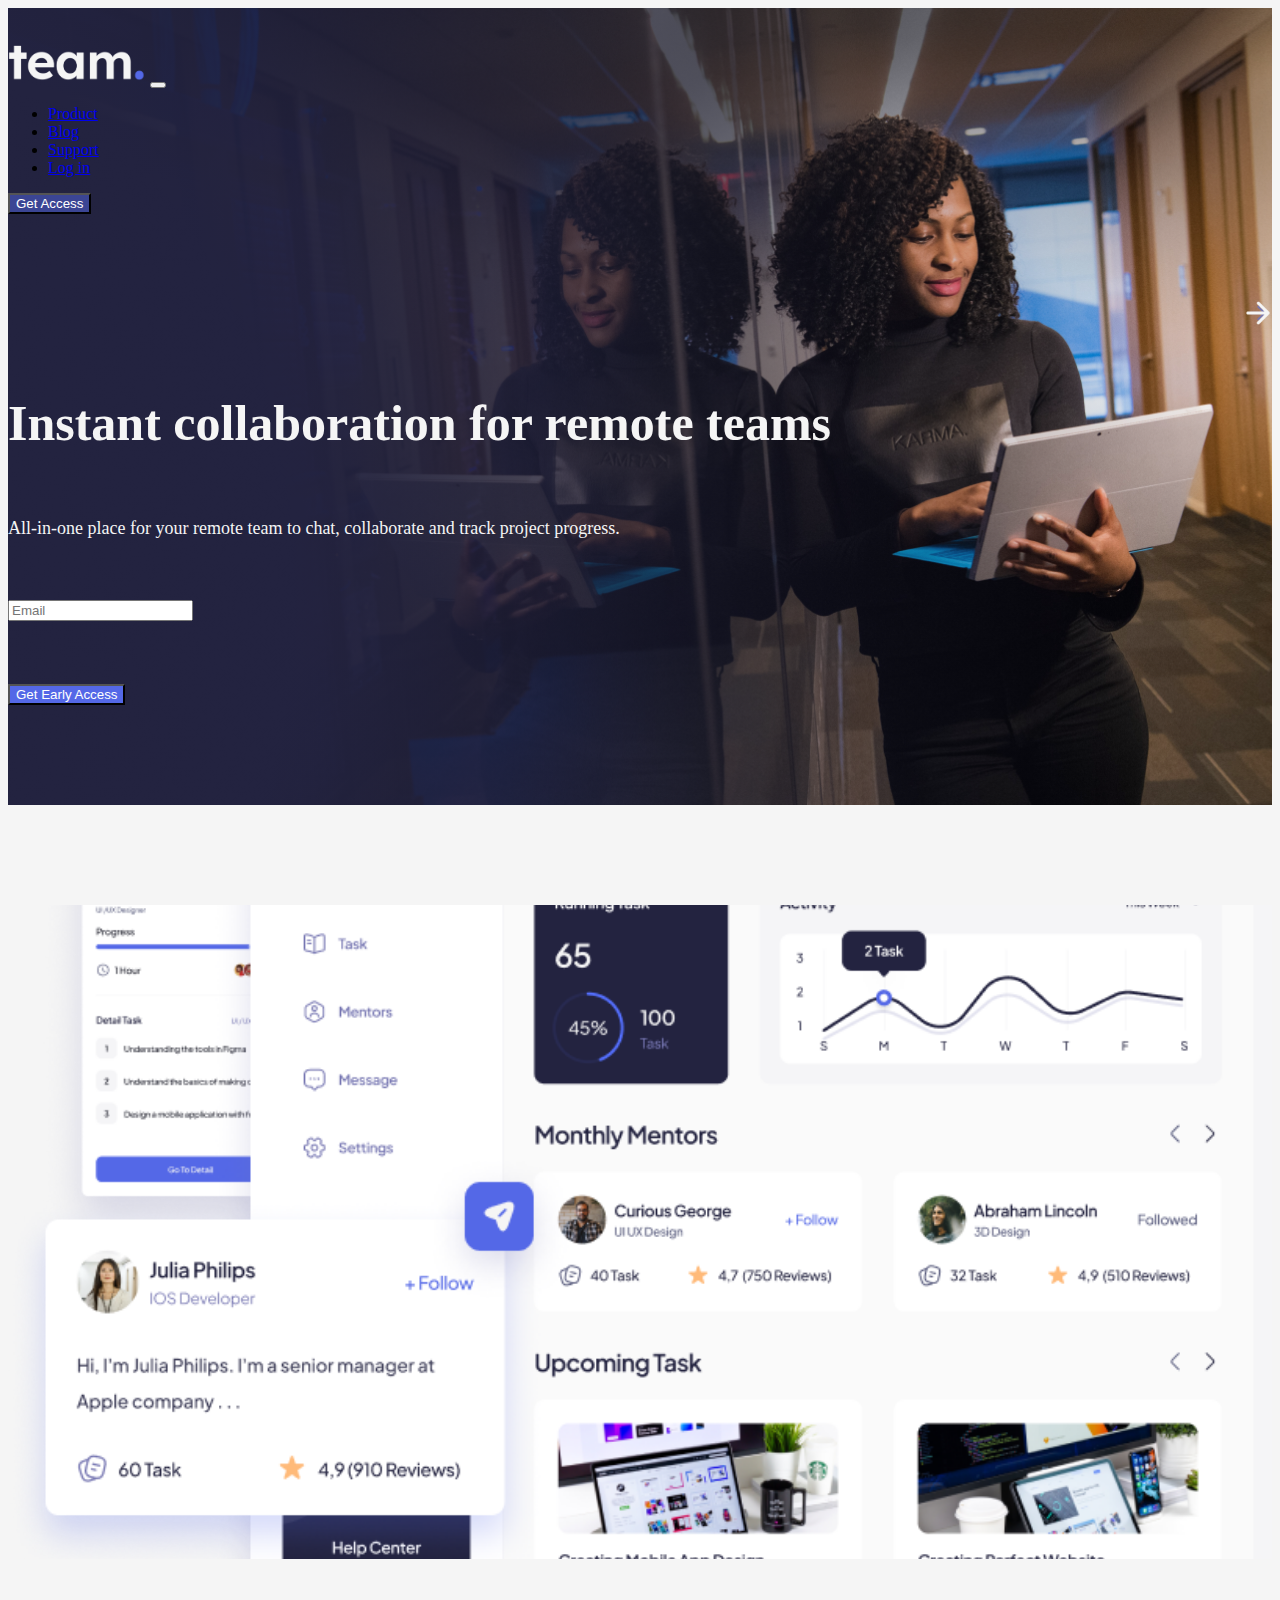
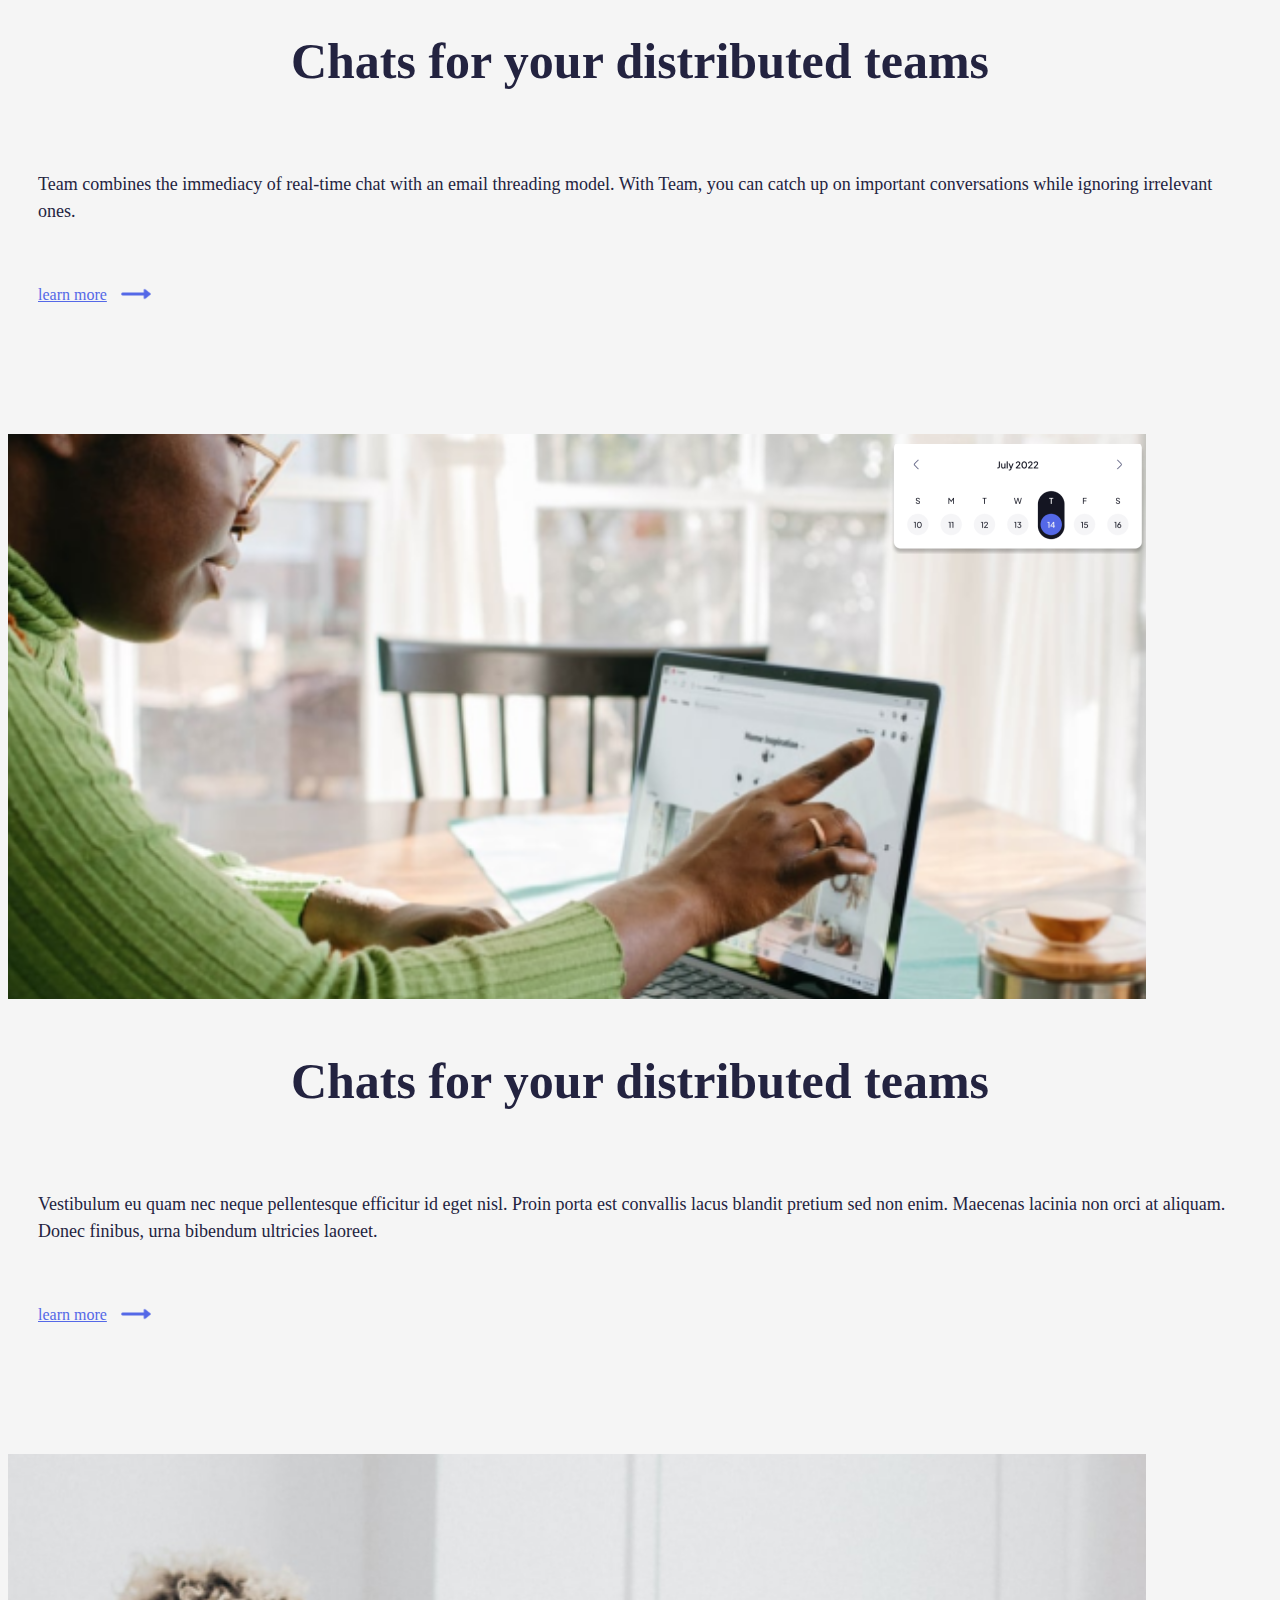
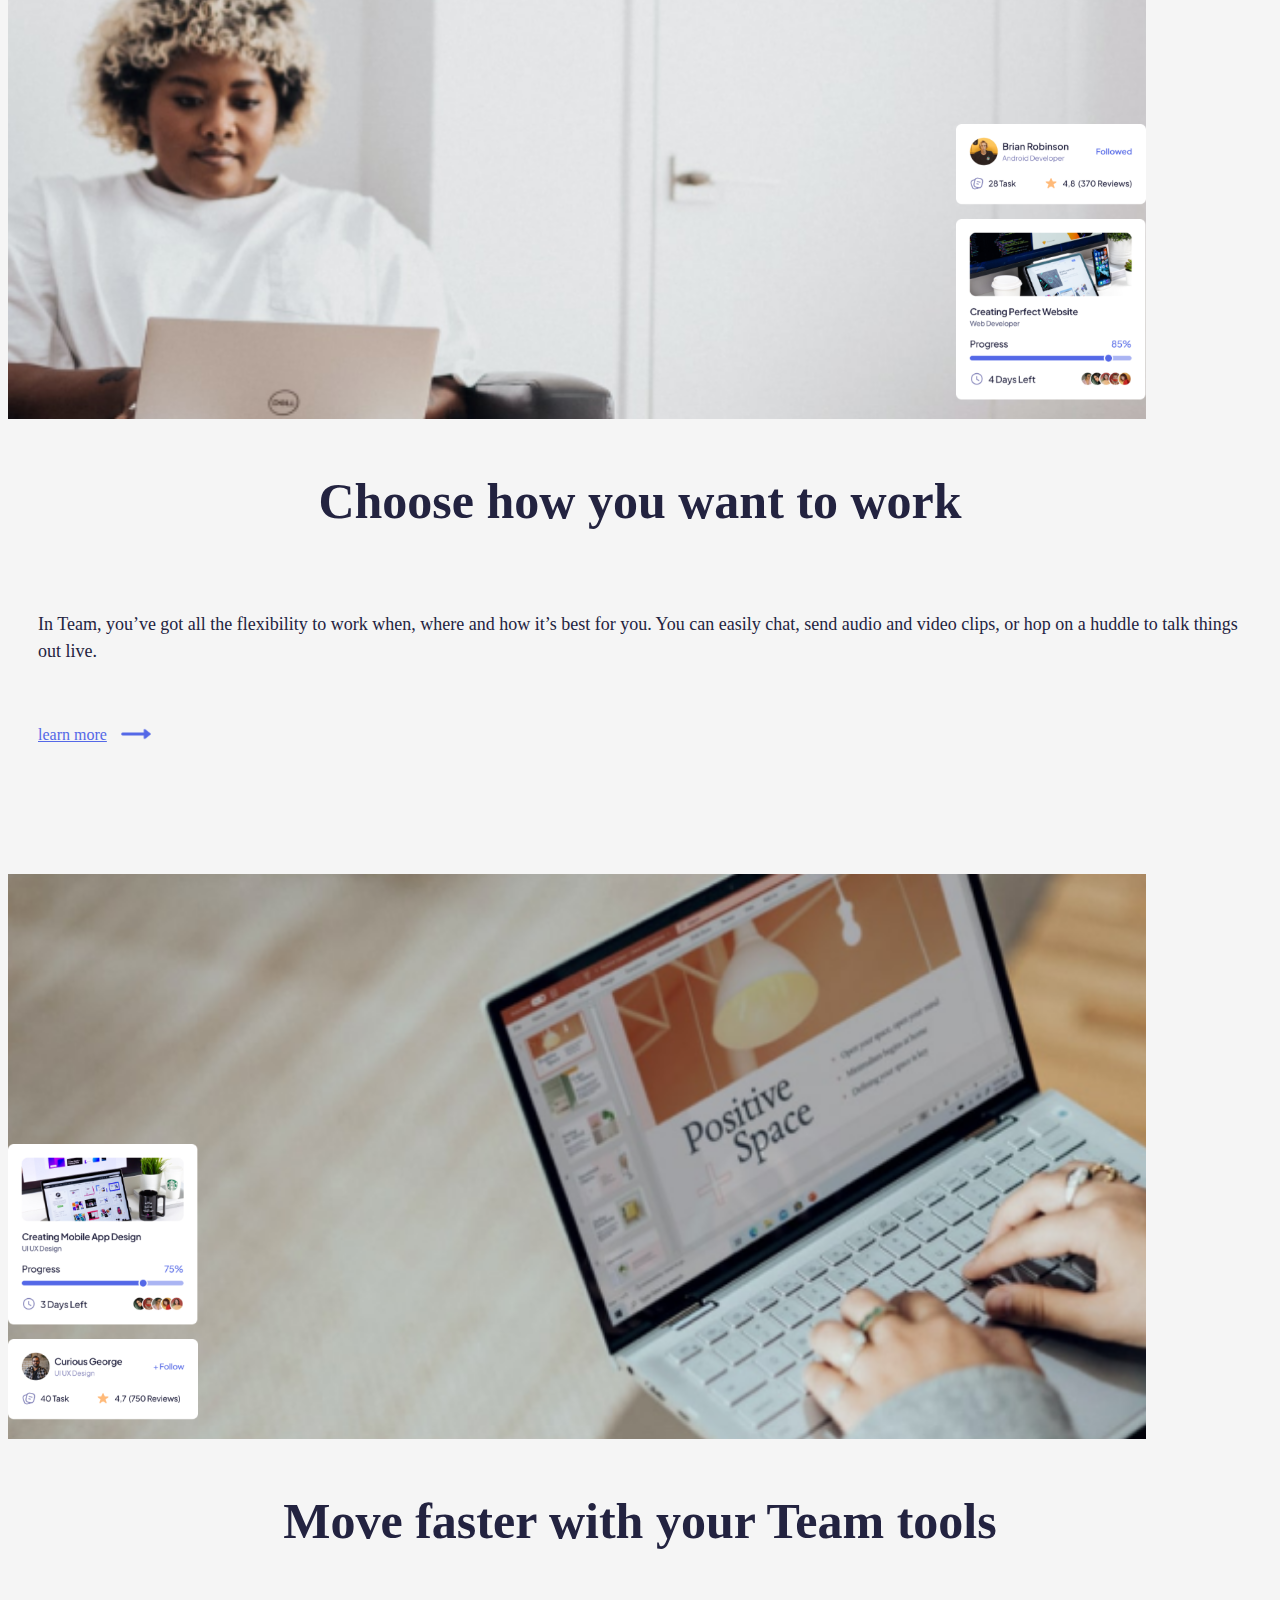
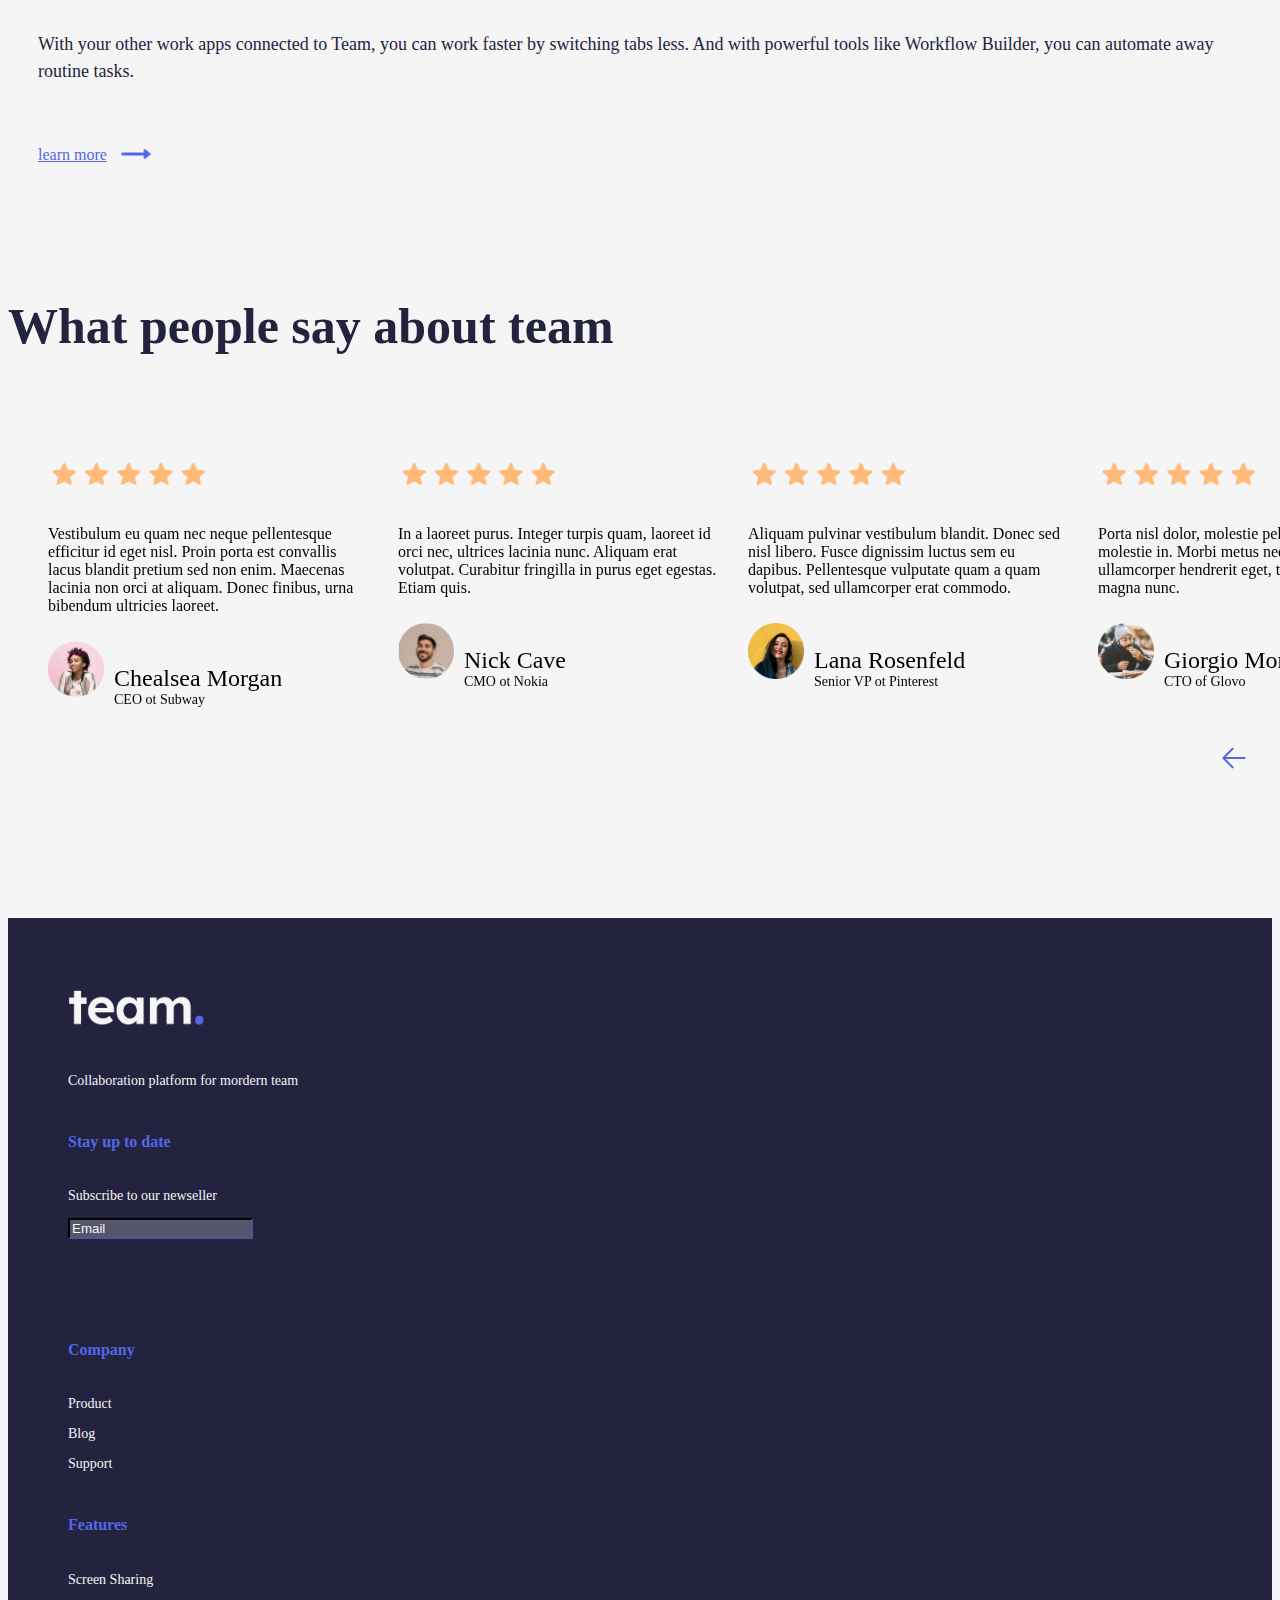
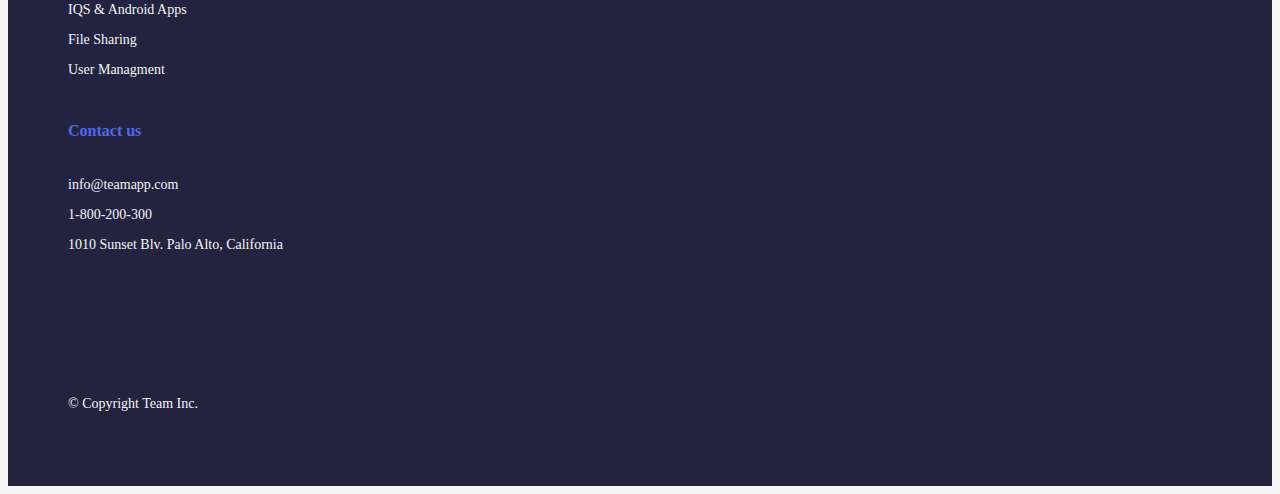
<file: index.html>
<!DOCTYPE html>
<html lang="en">
  <head>
    <meta charset="utf-8" />
    <meta
      name="viewport"
      content="width=device-width, initial-scale=1, minimum-scale=1, maximum-scale=1"
    />
    <title>HomePage</title>
    <!-- Link Swiper's CSS -->
    <link
      rel="stylesheet"
      href="https://cdn.jsdelivr.net/npm/swiper@11/swiper-bundle.min.css"
    />
    <!-- Link Font -->
    <link
      rel="stylesheet"
      href="https://fonts.googleapis.com/css2?family=Lexend+Deca:wght@400;700&display=swap"
    />
    <!-- Link Bootstrap -->
    <link
      href="https://cdn.jsdelivr.net/npm/bootstrap@5.0.2/dist/css/bootstrap.min.css"
      rel="stylesheet"
      integrity="sha384-EVSTQN3/azprG1Anm3QDgpJLIm9Nao0Yz1ztcQTwFspd3yD65VohhpuuCOmLASjC"
      crossorigin="anonymous"
    />
    <!-- Link css -->
    <link rel="stylesheet" href="/getaccess/styles.css" />
  </head>

  <body>
    <!-- hero section -->
    <div class="hero-section align-items-center justify-content-center">
      <!-- navbar -->
      <nav
        class="container navbar navbar-expand-lg navbar-light bg-transparent"
      >
        <div class="container">
          <a class="navbar-brand" href="#"
            ><img
              src="/assets/logo.png"
              alt=""
              style="width: 138px; height: 52px"
          /></a>
          <button
            class="navbar-toggler"
            type="button"
            data-bs-toggle="collapse"
            data-bs-target="#navbarSupportedContent"
            aria-controls="navbarSupportedContent"
            aria-expanded="false"
            aria-label="Toggle navigation"
          >
            <span class="navbar-toggler-icon"></span>
          </button>
          <div class="collapse navbar-collapse" id="navbarSupportedContent">
            <ul class="navbar-nav ms-auto mb-2 mb-lg-0">
              <li class="nav-item me-5">
                <a
                  class="nav-link active text-white"
                  aria-current="page"
                  href="/products"
                  >Product</a
                >
              </li>
              <li class="nav-item me-5">
                <a class="nav-link text-white" href="/blog">Blog</a>
              </li>
              <li class="nav-item me-5">
                <a class="nav-link text-white" href="/support">Support</a>
              </li>
              <li class="nav-item me-5">
                <a class="nav-link text-white" href="/login">Log in</a>
              </li>
            </ul>
            <button class="btn btn-lg btn-get-access me-2">Get Access</button>
          </div>
        </div>
      </nav>
      <!-- navbar -->

      <!-- hero offer -->
      <div class="container herro-offer">
        <div class="col-lg-6 col-12 p-2">
          <p class="heading-one-hero">Instant collaboration for remote teams</p>
          <div class="col-xxl-8">
            <p class="heading-two-hero">
              All-in-one place for your remote team to chat, collaborate and
              track project progress.
            </p>
          </div>
          <form>
            <div class="">
              <div class="row hero-form">
                <div class="col-sm-6 col-12">
                  <div class="input-group input-group-lg">
                    <input
                      type="email"
                      class="form-control"
                      id="InputEmail1"
                      placeholder="Email"
                    />
                    <div class="input-group-append">
                      <a href="#"
                        ><img src="/assets/arrowinput.png" alt=""
                      /></a>
                    </div>
                  </div>
                </div>
                <div class="col-sm-6 col-12" style="padding-bottom: 100px">
                  <button
                    type="submit"
                    class="btn btn-lg btn-early-access w-100"
                  >
                    Get Early Access
                  </button>
                </div>
              </div>
            </div>
          </form>
        </div>
      </div>
      <!-- hero offer -->
    </div>
    <!-- hero section -->

    <!-- mockup section  -->
    <div class="mockup-section container">
      <div class="row justify-content-end">
        <div class="col-12 col-lg-6 mockup-img order-lg-2"></div>
        <div class="col-12 col-lg-6 info-offer order-lg-1">
          <p class="heading-one-mockup">Chats for your distributed teams</p>
          <p class="heading-two">
            Team combines the immediacy of real-time chat with an email
            threading model. With Team, you can catch up on important
            conversations while ignoring irrelevant ones.
          </p>
          <div class="learnmore">
            <a href="#">learn more</a>
            <img src="/assets/arrolearn.png" alt="" />
          </div>
        </div>
      </div>
    </div>

    <!-- info section 1 -->
    <div class="info-section container">
      <div class="row">
        <div class="col-12 col-sm-6 info-img">
          <div class="kalender" style="text-align: right; padding-top: 10px">
            <img
              src="/assets/Calender.png"
              alt=""
              class="img-fluid"
              style="height: auto; overflow: hidden"
            />
          </div>
        </div>
        <div class="col-12 col-sm-6 info-offer">
          <p class="heading-one">Chats for your distributed teams</p>
          <p class="heading-two">
            Vestibulum eu quam nec neque pellentesque efficitur id eget nisl.
            Proin porta est convallis lacus blandit pretium sed non enim.
            Maecenas lacinia non orci at aliquam. Donec finibus, urna bibendum
            ultricies laoreet.
          </p>
          <div class="learnmore">
            <a href="#">learn more</a>
            <img src="/assets/arrolearn.png" alt="" />
          </div>
        </div>
      </div>
    </div>

    <!-- info section 2 -->
    <div class="info-section2 container">
      <div class="row justify-content-end">
        <div class="col-12 col-sm-6 info2-img order-sm-2">
          <div class="review" style="padding-bottom: 15px">
            <div>
              <img
                src="/assets/image.png"
                alt=""
                class="img1"
                style="padding-bottom: 10px"
              />
            </div>
            <div>
              <img src="/assets/image1.png" alt="" class="img2" />
            </div>
          </div>
        </div>
        <div class="col-12 col-sm-6 info-offer order-sm-1">
          <p class="heading-one">Choose how you want to work</p>
          <p class="heading-two">
            In Team, you’ve got all the flexibility to work when, where and how
            it’s best for you. You can easily chat, send audio and video clips,
            or hop on a huddle to talk things out live.
          </p>
          <div class="learnmore">
            <a href="#">learn more</a>
            <img src="/assets/arrolearn.png" alt="" />
          </div>
        </div>
      </div>
    </div>

    <!-- info section 3 -->
    <div class="info-section container">
      <div class="row">
        <div class="col-12 col-sm-6 info3-img">
          <div class="" style="padding-bottom: 15px">
            <div>
              <div>
                <img src="/assets/image2.png" class="img2" />
              </div>
              <img
                src="/assets/image3.png"
                class="img1"
                style="padding-top: 10px"
              />
            </div>
          </div>
        </div>
        <div class="col-12 col-sm-6 info-offer">
          <p class="heading-one">Move faster with your Team tools</p>
          <p class="heading-two">
            With your other work apps connected to Team, you can work faster by
            switching tabs less. And with powerful tools like Workflow Builder,
            you can automate away routine tasks.
          </p>
          <div class="learnmore">
            <a href="#">learn more</a>
            <img src="/assets/arrolearn.png" alt="" />
          </div>
        </div>
      </div>
    </div>

    <div class="p-5">
      <p
        class="heading-one text-center"
        style="padding-top: 50px"
      >
        What people say about team
      </p>
    </div>

    <!-- corousel -->
    <div class="korosel container" style="padding-bottom: 100px">
      <div class="slide-container swiper">
        <div class="slide-content">
          <div class="card-wrapper swiper-wrapper">
            <!-- card -->
            <div
              class="card swiper-slide text-dark bg-light mb-3 shadow"
              style="max-width: 20rem"
            >
              <div class="card-body">
                <div class="card__rating" style="padding-bottom: 15px">
                  <img src="/assets/Rating.png" alt="" />
                </div>
                <p class="card-text">
                  Vestibulum eu quam nec neque pellentesque efficitur id eget
                  nisl. Proin porta est convallis lacus blandit pretium sed non
                  enim. Maecenas lacinia non orci at aliquam. Donec finibus,
                  urna bibendum ultricies laoreet.
                </p>
                <div class="card__image" style="padding-top: 10px">
                  <img src="/assets/celsi.png" alt="card image" />
                  <div class="d-flex flex-column" style="padding-left: 10px">
                    <p style="margin-bottom: 0; font-size: 24px">
                      Chealsea Morgan
                    </p>
                    <p style="margin-top: 0; font-size: 14px">CEO ot Subway</p>
                  </div>
                </div>
              </div>
            </div>
            <div
              class="card swiper-slide text-dark bg-light mb-3 shadow"
              style="max-width: 20rem"
            >
              <div class="card-body">
                <div class="card__rating" style="padding-bottom: 15px">
                  <img src="/assets/Rating.png" alt="" />
                </div>
                <p class="card-text">
                  In a laoreet purus. Integer turpis quam, laoreet id orci nec,
                  ultrices lacinia nunc. Aliquam erat volutpat. Curabitur
                  fringilla in purus eget egestas. Etiam quis.
                </p>
                <div class="card__image" style="padding-top: 10px">
                  <img src="/assets/nick.png" alt="card image" />
                  <div class="d-flex flex-column" style="padding-left: 10px">
                    <p style="margin-bottom: 0; font-size: 24px">Nick Cave</p>
                    <p style="margin-top: 0; font-size: 14px">CMO ot Nokia</p>
                  </div>
                </div>
              </div>
            </div>
            <div
              class="card swiper-slide text-dark bg-light mb-3 shadow"
              style="max-width: 20rem"
            >
              <div class="card-body">
                <div class="card__rating" style="padding-bottom: 15px">
                  <img src="/assets/Rating.png" alt="" />
                </div>
                <p class="card-text">
                  Aliquam pulvinar vestibulum blandit. Donec sed nisl libero.
                  Fusce dignissim luctus sem eu dapibus. Pellentesque vulputate
                  quam a quam volutpat, sed ullamcorper erat commodo.
                </p>
                <div class="card__image" style="padding-top: 10px">
                  <img src="/assets/lana.png" alt="card image" />
                  <div class="d-flex flex-column" style="padding-left: 10px">
                    <p style="margin-bottom: 0; font-size: 24px">
                      Lana Rosenfeld
                    </p>
                    <p style="margin-top: 0; font-size: 14px">
                      Senior VP ot Pinterest
                    </p>
                  </div>
                </div>
              </div>
            </div>
            <div
              class="card swiper-slide text-dark bg-light mb-3 shadow"
              style="max-width: 20rem"
            >
              <div class="card-body">
                <div class="card__rating" style="padding-bottom: 15px">
                  <img src="/assets/Rating.png" alt="" />
                </div>
                <p class="card-text">
                  Porta nisl dolor, molestie pellentesque elit molestie in.
                  Morbi metus neque, elementum ullamcorper hendrerit eget,
                  tincidunt et nisi. Sed magna nunc.
                </p>
                <div class="card__image" style="padding-top: 10px">
                  <img src="/assets/giorgio.png" alt="card image" />
                  <div class="d-flex flex-column" style="padding-left: 10px">
                    <p style="margin-bottom: 0; font-size: 24px">
                      Giorgio Moroder
                    </p>
                    <p style="margin-top: 0; font-size: 14px">CTO of Glovo</p>
                  </div>
                </div>
              </div>
            </div>
            <div
              class="card swiper-slide text-dark bg-light mb-3 shadow"
              style="max-width: 20rem"
            >
              <div class="card-body">
                <div class="card__rating" style="padding-bottom: 15px">
                  <img src="/assets/Rating.png" alt="" />
                </div>
                <p class="card-text">
                  Vestibulum eu quam nec neque pellentesque efficitur id eget
                  nisl. Proin porta est convallis lacus blandit pretium sed non
                  enim. Maecenas lacinia non orci at aliquam. Donec finibus,
                  urna bibendum ultricies laoreet.
                </p>
                <div class="card__image" style="padding-top: 10px">
                  <img src="/assets/celsi.png" alt="card image" />
                  <div class="d-flex flex-column" style="padding-left: 10px">
                    <p style="margin-bottom: 0; font-size: 24px">
                      Chealsea Morgan
                    </p>
                    <p style="margin-top: 0; font-size: 14px">CEO ot Subway</p>
                  </div>
                </div>
              </div>
            </div>
          </div>
        </div>
        <div
          class="container"
          style="display: flex; padding-top:20px;justify-content: end"
        >
          <div class="button-prev" style="padding-right: 15px">
            <img
              src="/assets/arrowleft.png"
              alt=""
              style="height: 32px; width: 32px"
            />
          </div>
          <div class="button-next" style="padding-left: 15px">
            <img
              src="/assets/arrowright.png"
              alt=""
              style="height: 32px; width: 32px"
            />
          </div>
        </div>
      </div>
    </div>
    <!-- corousel -->

    <!-- footer -->
    <footer>
      <div class="container p-3">
        <div class="row p-3">
          <div class="col-sm-12 col-lg-4 order-sm-1">
            <img
              src="/assets/logo.png"
              alt="Logo"
              style="width: 138px; height: 52px"
            />
            <div class="col-lg-7">
              <p style="padding-top: 25px">
                Collaboration platform for mordern team
              </p>
            </div>
          </div>
          <div class="col-sm-8 col-lg-2 order-sm-5">
            <h4>Stay up to date</h4>
            <p>Subscribe to our newseller</p>
            <div class="input-group input-group-lg">
              <input
                type="email"
                class="form-control email-footer"
                id="InputEmailfooter"
                placeholder="Email"
              />
              <div class="input-group-append">
                <a href="#"><img src="/assets/arrowinputfooter.png" /></a>
              </div>
            </div>
          </div>
          <div class="col-sm-4 col-lg-2 order-sm-2">
            <h4>Company</h4>
            <p>Product</p>
            <p>Blog</p>
            <p>Support</p>
          </div>
          <div class="col-sm-4 col-lg-2 order-sm-3">
            <h4>Features</h4>
            <p>Screen Sharing</p>
            <p>IQS & Android Apps</p>
            <p>File Sharing</p>
            <p>User Managment</p>
          </div>
          <div class="col-sm-4 col-lg-2 order-sm-4">
            <h4>Contact us</h4>
            <p>info@teamapp.com</p>
            <p>1-800-200-300</p>
            <p>1010 Sunset Blv. Palo Alto, California</p>
          </div>
          <div class="col-sm-12 order-sm-5" style="padding-top: 10%">
            <p>© Copyright Team Inc.</p>
          </div>
        </div>
      </div>
    </footer>

    <!-- footer -->

    <!-- Swiper JS -->
    <script src="https://cdn.jsdelivr.net/npm/swiper@11/swiper-bundle.min.js"></script>
    <!-- Initialize Swiper -->
    <script>
      var swiper = new Swiper(".slide-content", {
        slidesPerView: "auto",
        startSlides: true,
        spaceBetween: 30,
        pagination: {
          el: ".swiper-pagination",
          clickable: true,
        },
        navigation: {
          nextEl: ".button-next",
          prevEl: ".button-prev",
        },
        keyboard: {
          enabled: true, // Enable keyboard control
        },
      });
    </script>
    <script
      src="https://cdn.jsdelivr.net/npm/bootstrap@5.0.2/dist/js/bootstrap.bundle.min.js"
      integrity="sha384-MrcW6ZMFYlzcLA8Nl+NtUVF0sA7MsXsP1UyJoMp4YLEuNSfAP+JcXn/tWtIaxVXM"
      crossorigin="anonymous"
    ></script>
  </body>
</html>
</file>
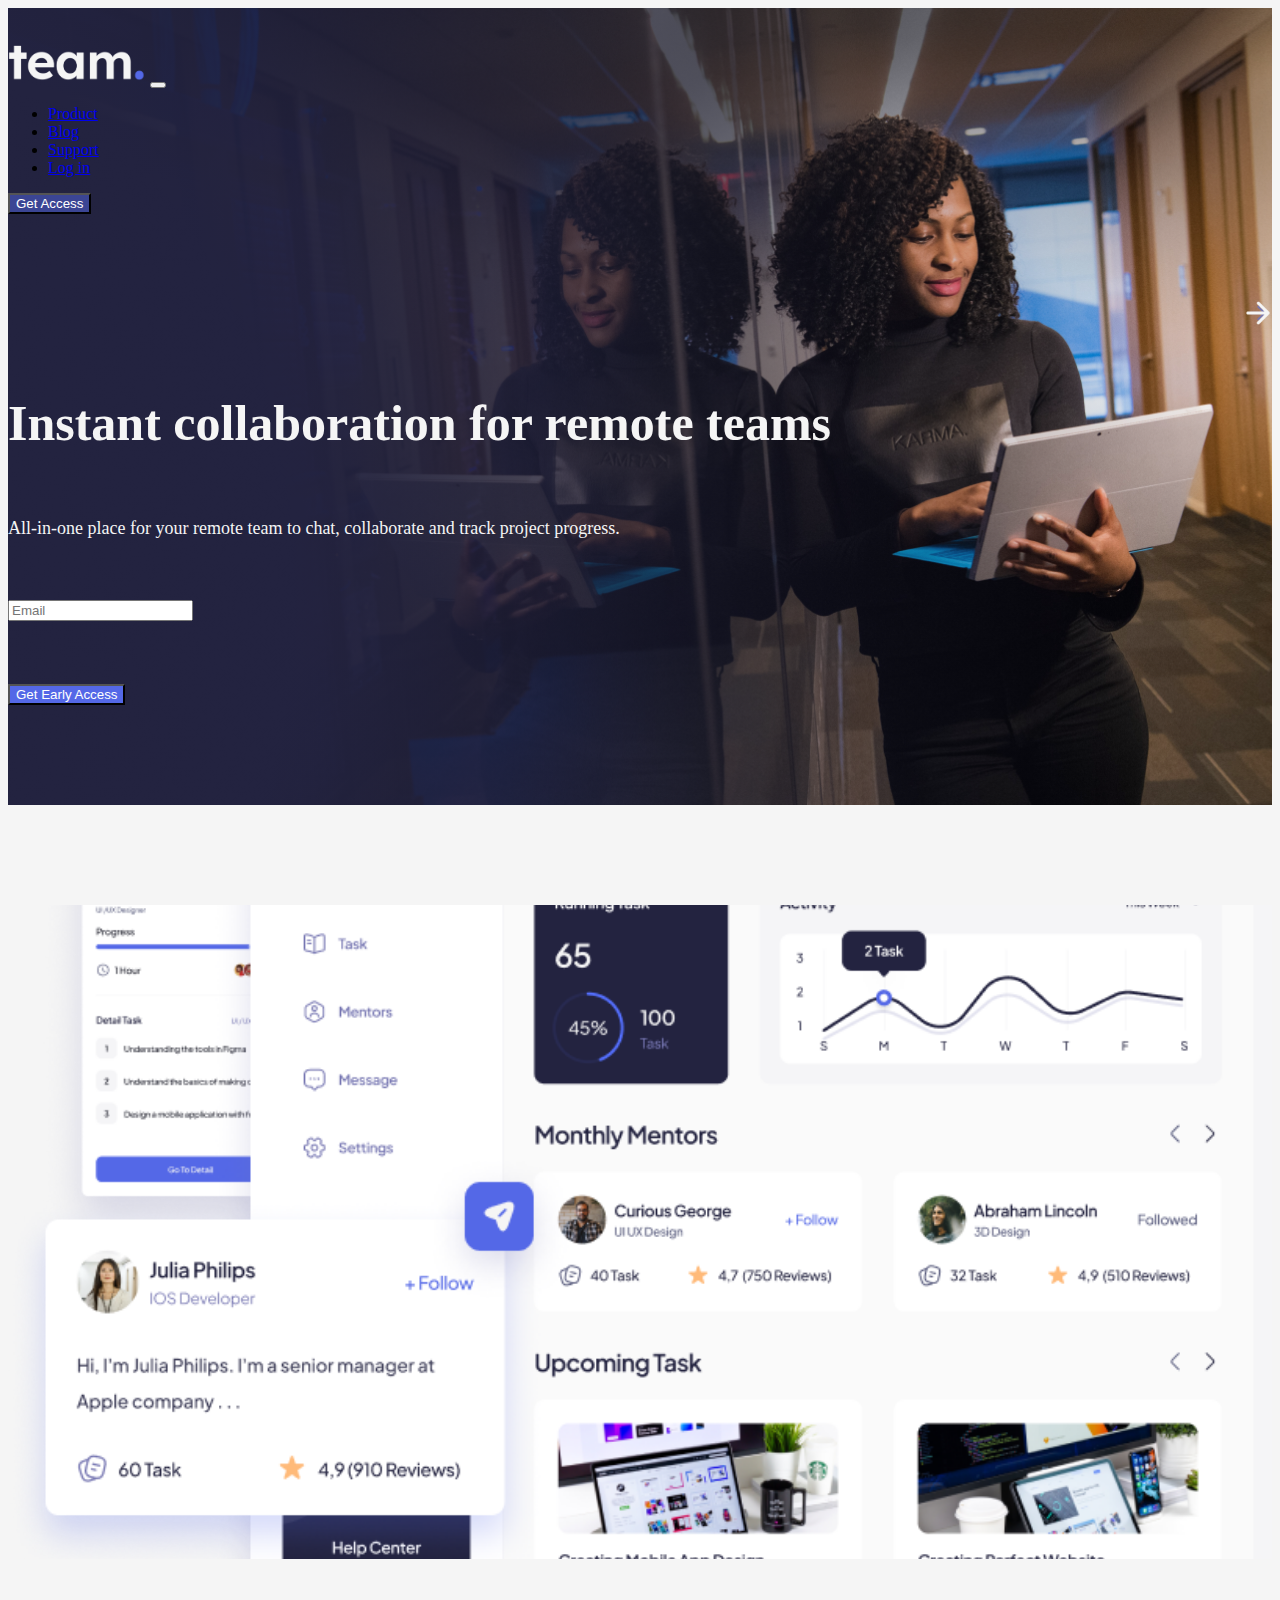
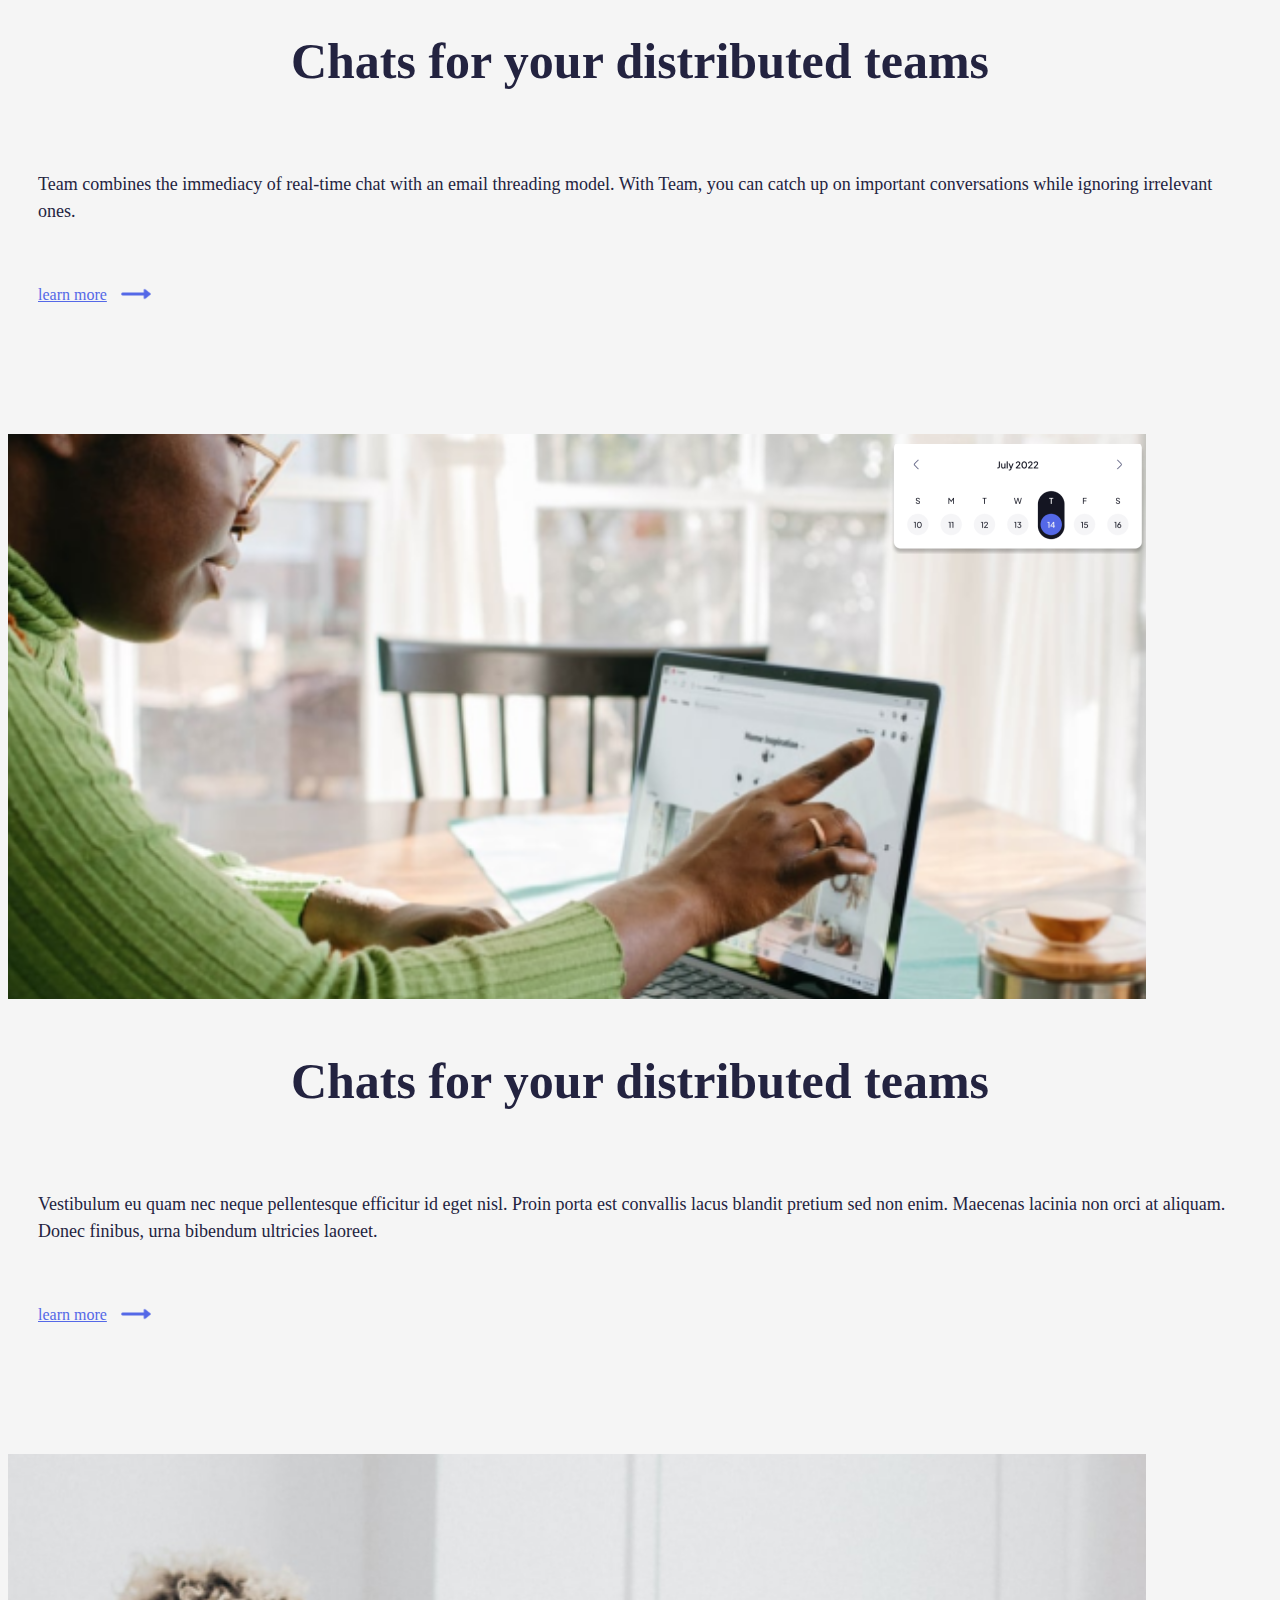
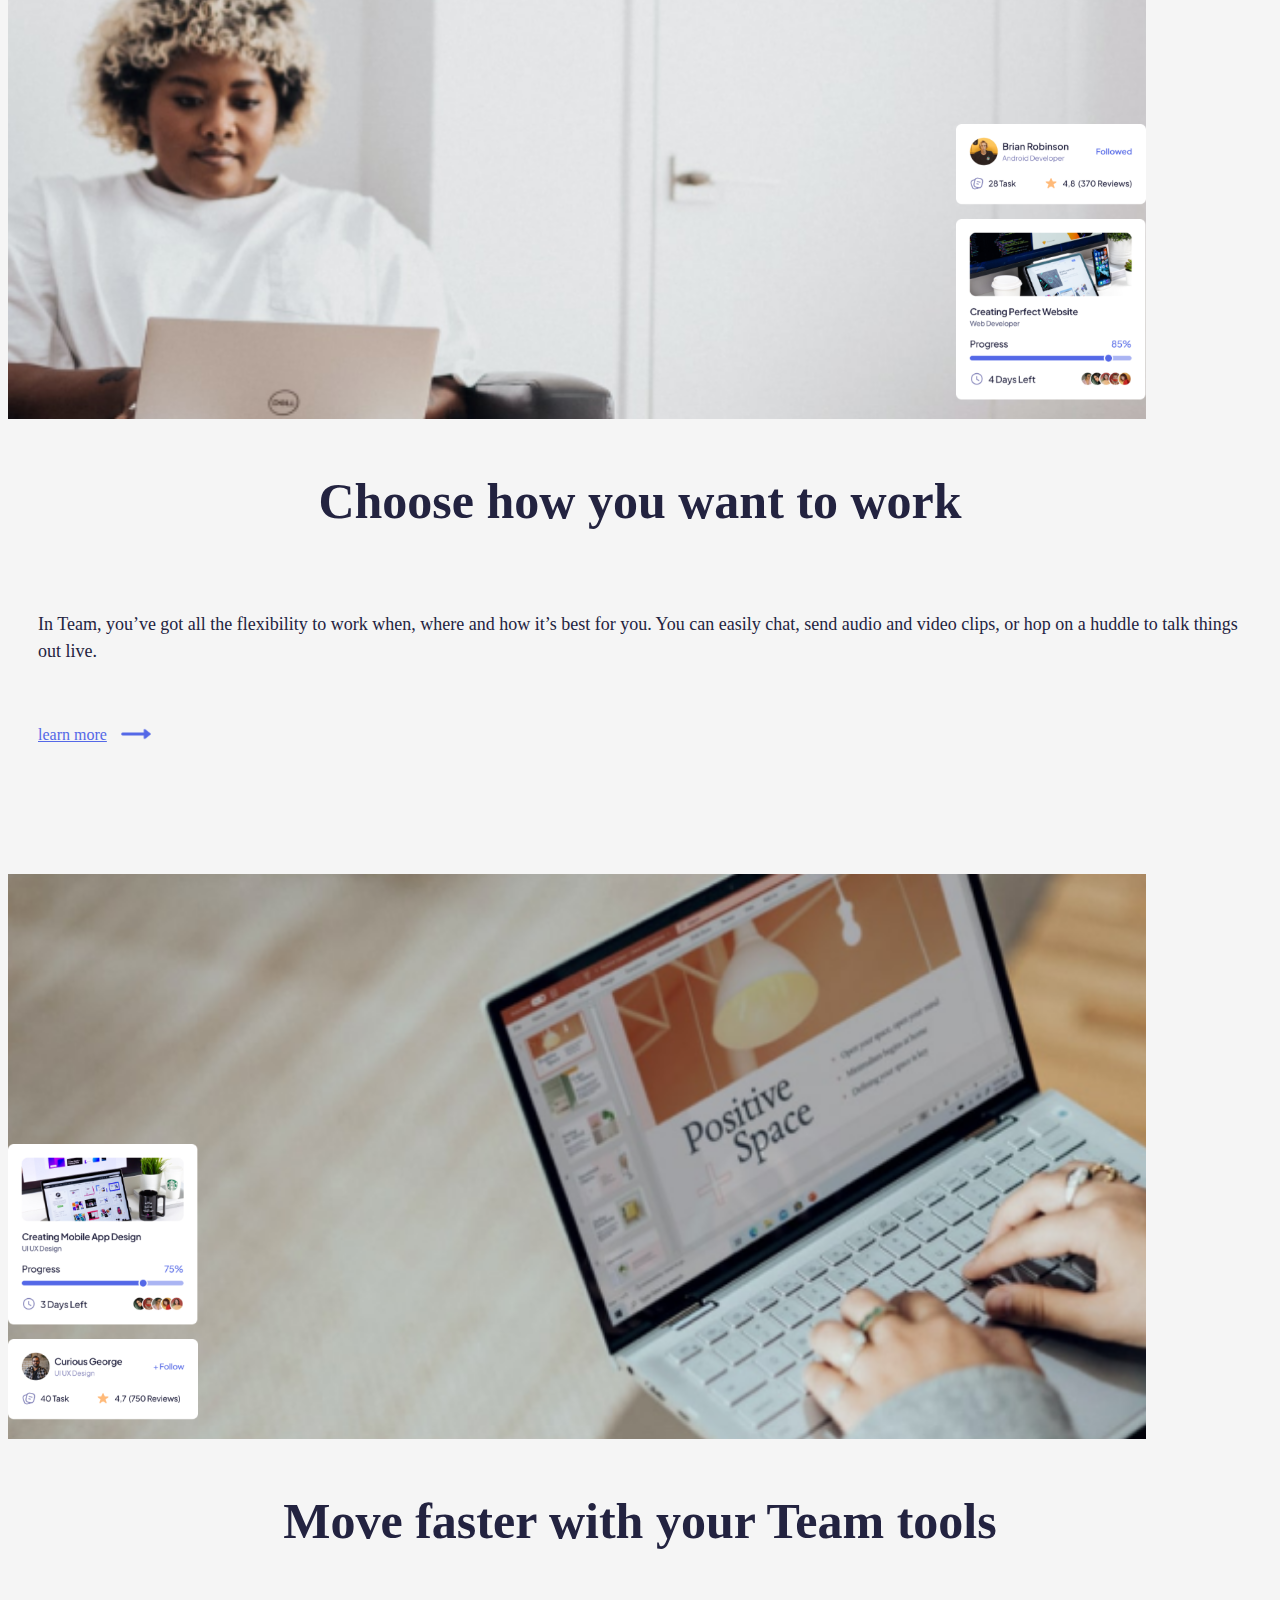
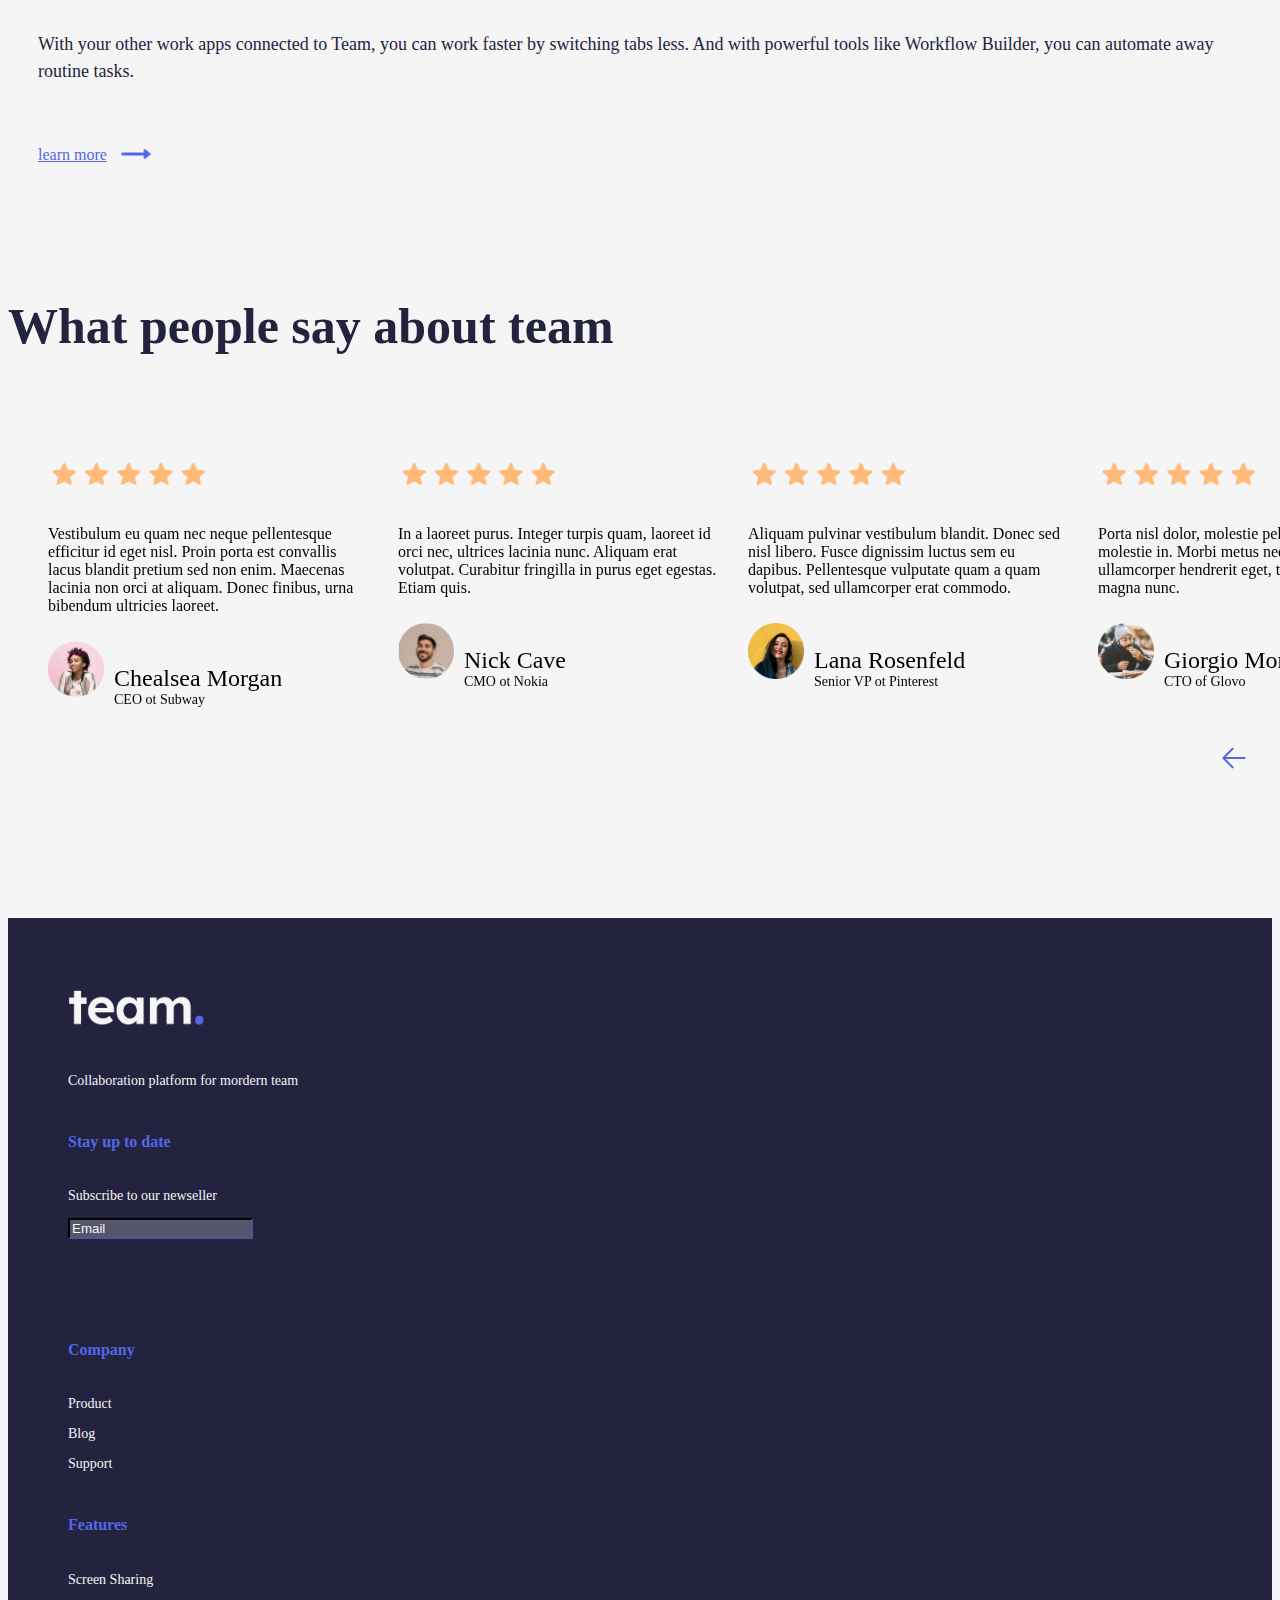
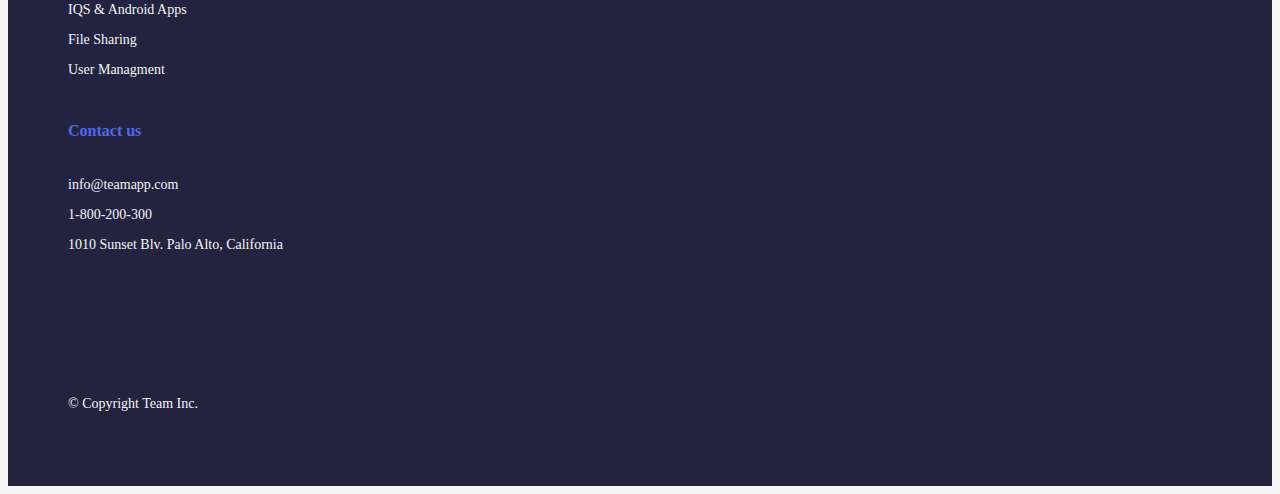
<file: getaccess/index.html>
<!DOCTYPE html>
<html lang="en">
  <head>
    <meta charset="utf-8" />
    <meta
      name="viewport"
      content="width=device-width, initial-scale=1, minimum-scale=1, maximum-scale=1"
    />
    <title>getaccess</title>
    <!-- Link Swiper's CSS -->
    <link
      rel="stylesheet"
      href="https://cdn.jsdelivr.net/npm/swiper@11/swiper-bundle.min.css"
    />
    <!-- Link Font -->
    <link
      rel="stylesheet"
      href="https://fonts.googleapis.com/css2?family=Lexend+Deca:wght@400;700&display=swap"
    />
    <!-- Link Bootstrap -->
    <link
      href="https://cdn.jsdelivr.net/npm/bootstrap@5.0.2/dist/css/bootstrap.min.css"
      rel="stylesheet"
      integrity="sha384-EVSTQN3/azprG1Anm3QDgpJLIm9Nao0Yz1ztcQTwFspd3yD65VohhpuuCOmLASjC"
      crossorigin="anonymous"
    />
    <!-- Link css -->
    <link rel="stylesheet" href="/getaccess/styles.css" />
  </head>

  <body>
    <!-- hero section -->
    <div class="hero-section align-items-center justify-content-center">
      <!-- navbar -->
      <nav
        class="container navbar navbar-expand-lg navbar-light bg-transparent"
      >
        <div class="container">
          <a class="navbar-brand" href="#"
            ><img
              src="/assets/logo.png"
              alt=""
              style="width: 138px; height: 52px"
          /></a>
          <button
            class="navbar-toggler"
            type="button"
            data-bs-toggle="collapse"
            data-bs-target="#navbarSupportedContent"
            aria-controls="navbarSupportedContent"
            aria-expanded="false"
            aria-label="Toggle navigation"
          >
            <span class="navbar-toggler-icon"></span>
          </button>
          <div class="collapse navbar-collapse" id="navbarSupportedContent">
            <ul class="navbar-nav ms-auto mb-2 mb-lg-0">
              <li class="nav-item me-5">
                <a
                  class="nav-link active text-white"
                  aria-current="page"
                  href="/products"
                  >Product</a
                >
              </li>
              <li class="nav-item me-5">
                <a class="nav-link text-white" href="/blog">Blog</a>
              </li>
              <li class="nav-item me-5">
                <a class="nav-link text-white" href="/support">Support</a>
              </li>
              <li class="nav-item me-5">
                <a class="nav-link text-white" href="/login">Log in</a>
              </li>
            </ul>
            <button class="btn btn-lg btn-get-access me-2">Get Access</button>
          </div>
        </div>
      </nav>
      <!-- navbar -->

      <!-- hero offer -->
      <div class="container herro-offer">
        <div class="col-lg-6 col-12 p-2">
          <p class="heading-one-hero">Instant collaboration for remote teams</p>
          <div class="col-xxl-8">
            <p class="heading-two-hero">
              All-in-one place for your remote team to chat, collaborate and
              track project progress.
            </p>
          </div>
          <form>
            <div class="">
              <div class="row hero-form">
                <div class="col-sm-6 col-12">
                  <div class="input-group input-group-lg">
                    <input
                      type="email"
                      class="form-control"
                      id="InputEmail1"
                      placeholder="Email"
                    />
                    <div class="input-group-append">
                      <a href="#"
                        ><img src="/assets/arrowinput.png" alt=""
                      /></a>
                    </div>
                  </div>
                </div>
                <div class="col-sm-6 col-12" style="padding-bottom: 100px">
                  <button
                    type="submit"
                    class="btn btn-lg btn-early-access w-100"
                  >
                    Get Early Access
                  </button>
                </div>
              </div>
            </div>
          </form>
        </div>
      </div>
      <!-- hero offer -->
    </div>
    <!-- hero section -->

    <!-- mockup section  -->
    <div class="mockup-section container">
      <div class="row justify-content-end">
        <div class="col-12 col-lg-6 mockup-img order-lg-2"></div>
        <div class="col-12 col-lg-6 info-offer order-lg-1">
          <p class="heading-one-mockup">Chats for your distributed teams</p>
          <p class="heading-two">
            Team combines the immediacy of real-time chat with an email
            threading model. With Team, you can catch up on important
            conversations while ignoring irrelevant ones.
          </p>
          <div class="learnmore">
            <a href="#">learn more</a>
            <img src="/assets/arrolearn.png" alt="" />
          </div>
        </div>
      </div>
    </div>

    <!-- info section 1 -->
    <div class="info-section container">
      <div class="row">
        <div class="col-12 col-sm-6 info-img">
          <div class="kalender" style="text-align: right; padding-top: 10px">
            <img
              src="/assets/Calender.png"
              alt=""
              class="img-fluid"
              style="height: auto; overflow: hidden"
            />
          </div>
        </div>
        <div class="col-12 col-sm-6 info-offer">
          <p class="heading-one">Chats for your distributed teams</p>
          <p class="heading-two">
            Vestibulum eu quam nec neque pellentesque efficitur id eget nisl.
            Proin porta est convallis lacus blandit pretium sed non enim.
            Maecenas lacinia non orci at aliquam. Donec finibus, urna bibendum
            ultricies laoreet.
          </p>
          <div class="learnmore">
            <a href="#">learn more</a>
            <img src="/assets/arrolearn.png" alt="" />
          </div>
        </div>
      </div>
    </div>

    <!-- info section 2 -->
    <div class="info-section2 container">
      <div class="row justify-content-end">
        <div class="col-12 col-sm-6 info2-img order-sm-2">
          <div class="review" style="padding-bottom: 15px">
            <div>
              <img
                src="/assets/image.png"
                alt=""
                class="img1"
                style="padding-bottom: 10px"
              />
            </div>
            <div>
              <img src="/assets/image1.png" alt="" class="img2" />
            </div>
          </div>
        </div>
        <div class="col-12 col-sm-6 info-offer order-sm-1">
          <p class="heading-one">Choose how you want to work</p>
          <p class="heading-two">
            In Team, you’ve got all the flexibility to work when, where and how
            it’s best for you. You can easily chat, send audio and video clips,
            or hop on a huddle to talk things out live.
          </p>
          <div class="learnmore">
            <a href="#">learn more</a>
            <img src="/assets/arrolearn.png" alt="" />
          </div>
        </div>
      </div>
    </div>

    <!-- info section 3 -->
    <div class="info-section container">
      <div class="row">
        <div class="col-12 col-sm-6 info3-img">
          <div class="" style="padding-bottom: 15px">
            <div>
              <div>
                <img src="/assets/image2.png" class="img2" />
              </div>
              <img
                src="/assets/image3.png"
                class="img1"
                style="padding-top: 10px"
              />
            </div>
          </div>
        </div>
        <div class="col-12 col-sm-6 info-offer">
          <p class="heading-one">Move faster with your Team tools</p>
          <p class="heading-two">
            With your other work apps connected to Team, you can work faster by
            switching tabs less. And with powerful tools like Workflow Builder,
            you can automate away routine tasks.
          </p>
          <div class="learnmore">
            <a href="#">learn more</a>
            <img src="/assets/arrolearn.png" alt="" />
          </div>
        </div>
      </div>
    </div>

    <div class="p-5">
      <p
        class="heading-one text-center"
        style="padding-top: 50px"
      >
        What people say about team
      </p>
    </div>

    <!-- corousel -->
    <div class="korosel container" style="padding-bottom: 100px">
      <div class="slide-container swiper">
        <div class="slide-content">
          <div class="card-wrapper swiper-wrapper">
            <!-- card -->
            <div
              class="card swiper-slide text-dark bg-light mb-3 shadow"
              style="max-width: 20rem"
            >
              <div class="card-body">
                <div class="card__rating" style="padding-bottom: 15px">
                  <img src="/assets/Rating.png" alt="" />
                </div>
                <p class="card-text">
                  Vestibulum eu quam nec neque pellentesque efficitur id eget
                  nisl. Proin porta est convallis lacus blandit pretium sed non
                  enim. Maecenas lacinia non orci at aliquam. Donec finibus,
                  urna bibendum ultricies laoreet.
                </p>
                <div class="card__image" style="padding-top: 10px">
                  <img src="/assets/celsi.png" alt="card image" />
                  <div class="d-flex flex-column" style="padding-left: 10px">
                    <p style="margin-bottom: 0; font-size: 24px">
                      Chealsea Morgan
                    </p>
                    <p style="margin-top: 0; font-size: 14px">CEO ot Subway</p>
                  </div>
                </div>
              </div>
            </div>
            <div
              class="card swiper-slide text-dark bg-light mb-3 shadow"
              style="max-width: 20rem"
            >
              <div class="card-body">
                <div class="card__rating" style="padding-bottom: 15px">
                  <img src="/assets/Rating.png" alt="" />
                </div>
                <p class="card-text">
                  In a laoreet purus. Integer turpis quam, laoreet id orci nec,
                  ultrices lacinia nunc. Aliquam erat volutpat. Curabitur
                  fringilla in purus eget egestas. Etiam quis.
                </p>
                <div class="card__image" style="padding-top: 10px">
                  <img src="/assets/nick.png" alt="card image" />
                  <div class="d-flex flex-column" style="padding-left: 10px">
                    <p style="margin-bottom: 0; font-size: 24px">Nick Cave</p>
                    <p style="margin-top: 0; font-size: 14px">CMO ot Nokia</p>
                  </div>
                </div>
              </div>
            </div>
            <div
              class="card swiper-slide text-dark bg-light mb-3 shadow"
              style="max-width: 20rem"
            >
              <div class="card-body">
                <div class="card__rating" style="padding-bottom: 15px">
                  <img src="/assets/Rating.png" alt="" />
                </div>
                <p class="card-text">
                  Aliquam pulvinar vestibulum blandit. Donec sed nisl libero.
                  Fusce dignissim luctus sem eu dapibus. Pellentesque vulputate
                  quam a quam volutpat, sed ullamcorper erat commodo.
                </p>
                <div class="card__image" style="padding-top: 10px">
                  <img src="/assets/lana.png" alt="card image" />
                  <div class="d-flex flex-column" style="padding-left: 10px">
                    <p style="margin-bottom: 0; font-size: 24px">
                      Lana Rosenfeld
                    </p>
                    <p style="margin-top: 0; font-size: 14px">
                      Senior VP ot Pinterest
                    </p>
                  </div>
                </div>
              </div>
            </div>
            <div
              class="card swiper-slide text-dark bg-light mb-3 shadow"
              style="max-width: 20rem"
            >
              <div class="card-body">
                <div class="card__rating" style="padding-bottom: 15px">
                  <img src="/assets/Rating.png" alt="" />
                </div>
                <p class="card-text">
                  Porta nisl dolor, molestie pellentesque elit molestie in.
                  Morbi metus neque, elementum ullamcorper hendrerit eget,
                  tincidunt et nisi. Sed magna nunc.
                </p>
                <div class="card__image" style="padding-top: 10px">
                  <img src="/assets/giorgio.png" alt="card image" />
                  <div class="d-flex flex-column" style="padding-left: 10px">
                    <p style="margin-bottom: 0; font-size: 24px">
                      Giorgio Moroder
                    </p>
                    <p style="margin-top: 0; font-size: 14px">CTO of Glovo</p>
                  </div>
                </div>
              </div>
            </div>
            <div
              class="card swiper-slide text-dark bg-light mb-3 shadow"
              style="max-width: 20rem"
            >
              <div class="card-body">
                <div class="card__rating" style="padding-bottom: 15px">
                  <img src="/assets/Rating.png" alt="" />
                </div>
                <p class="card-text">
                  Vestibulum eu quam nec neque pellentesque efficitur id eget
                  nisl. Proin porta est convallis lacus blandit pretium sed non
                  enim. Maecenas lacinia non orci at aliquam. Donec finibus,
                  urna bibendum ultricies laoreet.
                </p>
                <div class="card__image" style="padding-top: 10px">
                  <img src="/assets/celsi.png" alt="card image" />
                  <div class="d-flex flex-column" style="padding-left: 10px">
                    <p style="margin-bottom: 0; font-size: 24px">
                      Chealsea Morgan
                    </p>
                    <p style="margin-top: 0; font-size: 14px">CEO ot Subway</p>
                  </div>
                </div>
              </div>
            </div>
          </div>
        </div>
        <div
          class="container border"
          style="display: flex; padding-top:20px;justify-content: end"
        >
          <div class="button-prev" style="padding-right: 15px">
            <img
              src="/assets/arrowleft.png"
              alt=""
              style="height: 32px; width: 32px"
            />
          </div>
          <div class="button-next" style="padding-left: 15px">
            <img
              src="/assets/arrowright.png"
              alt=""
              style="height: 32px; width: 32px"
            />
          </div>
        </div>
      </div>
    </div>
    <!-- corousel -->

    <!-- footer -->
    <footer>
      <div class="container p-3">
        <div class="row p-3">
          <div class="col-sm-12 col-lg-4 order-sm-1">
            <img
              src="/assets/logo.png"
              alt="Logo"
              style="width: 138px; height: 52px"
            />
            <div class="col-lg-7">
              <p style="padding-top: 25px">
                Collaboration platform for mordern team
              </p>
            </div>
          </div>
          <div class="col-sm-8 col-lg-2 order-sm-5">
            <h4>Stay up to date</h4>
            <p>Subscribe to our newseller</p>
            <div class="input-group input-group-lg">
              <input
                type="email"
                class="form-control email-footer"
                id="InputEmailfooter"
                placeholder="Email"
              />
              <div class="input-group-append">
                <a href="#"><img src="/assets/arrowinputfooter.png" /></a>
              </div>
            </div>
          </div>
          <div class="col-sm-4 col-lg-2 order-sm-2">
            <h4>Company</h4>
            <p>Product</p>
            <p>Blog</p>
            <p>Support</p>
          </div>
          <div class="col-sm-4 col-lg-2 order-sm-3">
            <h4>Features</h4>
            <p>Screen Sharing</p>
            <p>IQS & Android Apps</p>
            <p>File Sharing</p>
            <p>User Managment</p>
          </div>
          <div class="col-sm-4 col-lg-2 order-sm-4">
            <h4>Contact us</h4>
            <p>info@teamapp.com</p>
            <p>1-800-200-300</p>
            <p>1010 Sunset Blv. Palo Alto, California</p>
          </div>
          <div class="col-sm-12 order-sm-5" style="padding-top: 10%">
            <p>© Copyright Team Inc.</p>
          </div>
        </div>
      </div>
    </footer>

    <!-- footer -->

    <!-- Swiper JS -->
    <script src="https://cdn.jsdelivr.net/npm/swiper@11/swiper-bundle.min.js"></script>
    <!-- Initialize Swiper -->
    <script>
      var swiper = new Swiper(".slide-content", {
        slidesPerView: "auto",
        startSlides: true,
        spaceBetween: 30,
        pagination: {
          el: ".swiper-pagination",
          clickable: true,
        },
        navigation: {
          nextEl: ".button-next",
          prevEl: ".button-prev",
        },
        keyboard: {
          enabled: true, // Enable keyboard control
        },
      });
    </script>
    <script
      src="https://cdn.jsdelivr.net/npm/bootstrap@5.0.2/dist/js/bootstrap.bundle.min.js"
      integrity="sha384-MrcW6ZMFYlzcLA8Nl+NtUVF0sA7MsXsP1UyJoMp4YLEuNSfAP+JcXn/tWtIaxVXM"
      crossorigin="anonymous"
    ></script>
  </body>
</html>
</file>
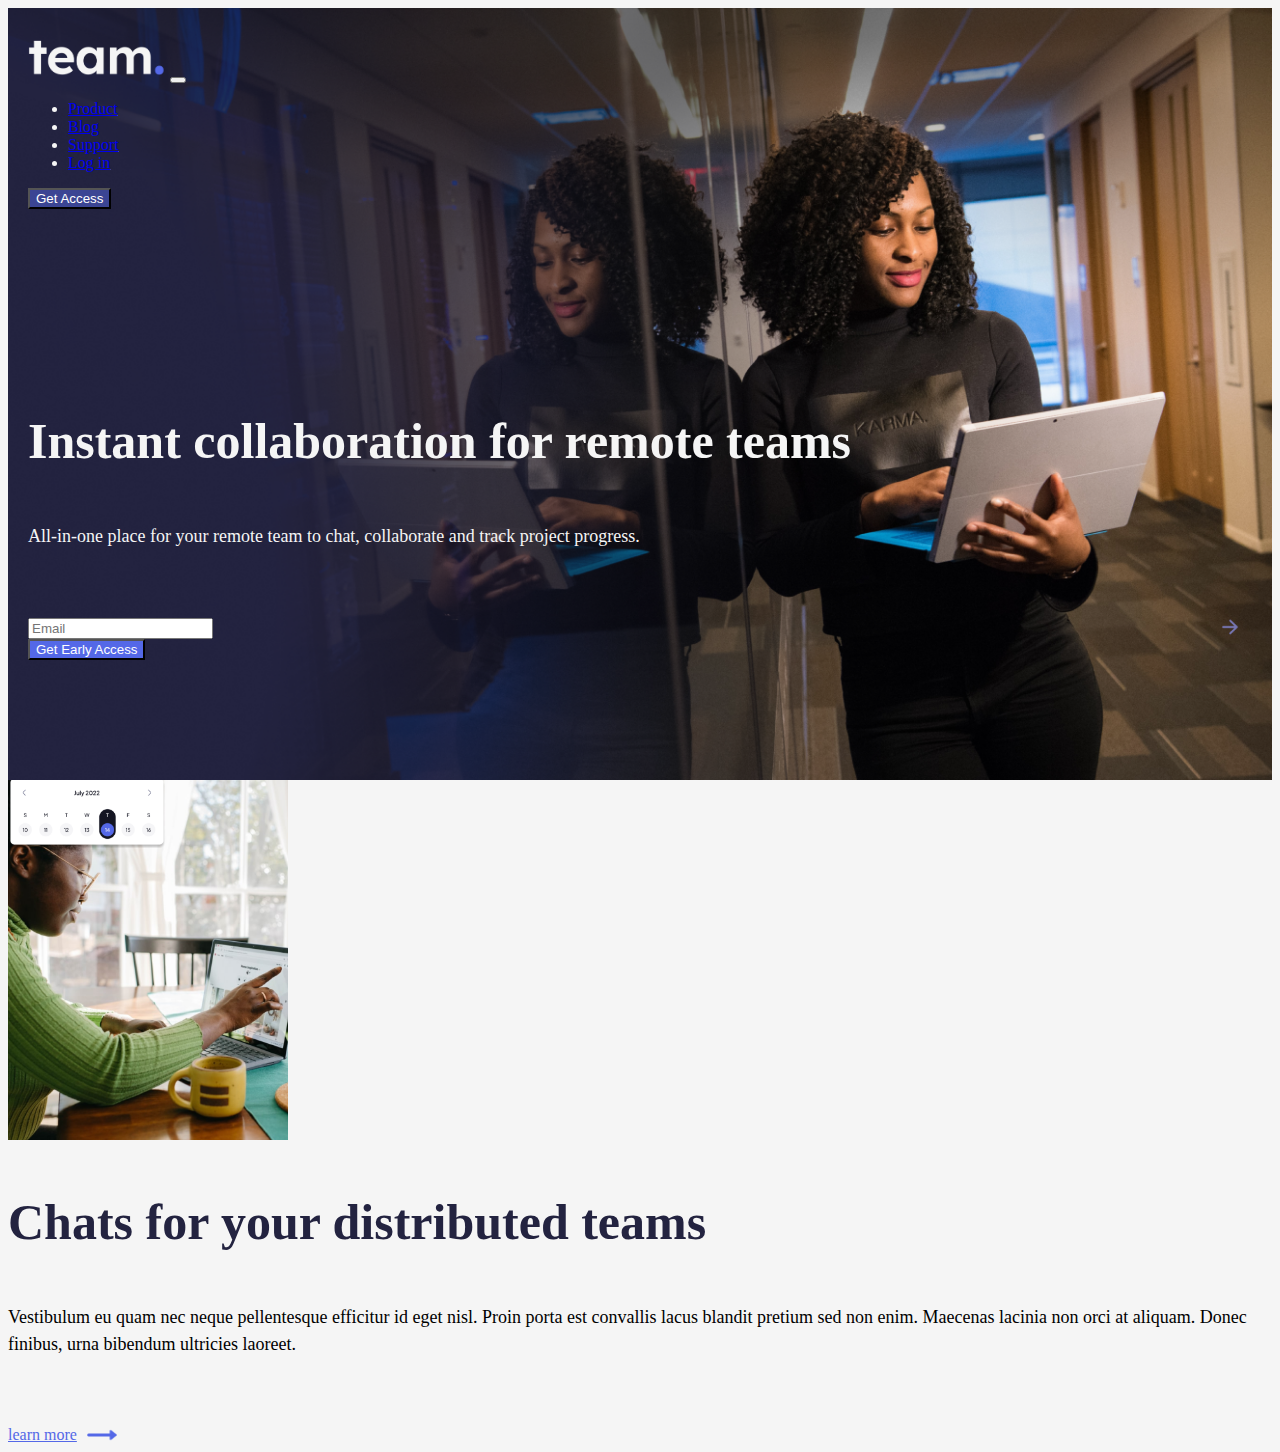
<file: products/index.html>
<!DOCTYPE html>
<html lang="en">
  <head>
    <meta charset="utf-8" />
    <meta
      name="viewport"
      content="width=device-width, initial-scale=1, minimum-scale=1, maximum-scale=1"
    />
    <title>HomePage</title>
    <!-- Link Swiper's CSS -->
    <link
      rel="stylesheet"
      href="https://cdn.jsdelivr.net/npm/swiper@11/swiper-bundle.min.css"
    />
    <!-- Link Font -->
    <link
      rel="stylesheet"
      href="https://fonts.googleapis.com/css2?family=Lexend+Deca:wght@400;700&display=swap"
    />
    <!-- Link Bootstrap -->
    <link
      href="https://cdn.jsdelivr.net/npm/bootstrap@5.0.2/dist/css/bootstrap.min.css"
      rel="stylesheet"
      integrity="sha384-EVSTQN3/azprG1Anm3QDgpJLIm9Nao0Yz1ztcQTwFspd3yD65VohhpuuCOmLASjC"
      crossorigin="anonymous"
    />
    <!-- Link css -->
    <link rel="stylesheet" href="/products/styles.css" />
  </head>

  <body>
    <!-- hero section -->
    <div class="hero-section">
      <div class="overlay">
        <!-- navbar section -->
        <nav
          class="container navbar navbar-expand-lg navbar-light bg-transparent"
        >
          <div class="container">
            <a class="navbar-brand" href="#"
              ><img
                src="/assets/logo.png"
                alt=""
                style="width: 138px; height: 52px"
            /></a>
            <button
              class="navbar-toggler"
              type="button"
              data-bs-toggle="collapse"
              data-bs-target="#navbarSupportedContent"
              aria-controls="navbarSupportedContent"
              aria-expanded="false"
              aria-label="Toggle navigation"
            >
              <span class="navbar-toggler-icon"></span>
            </button>
            <div class="collapse navbar-collapse" id="navbarSupportedContent">
              <ul class="navbar-nav ms-auto mb-2 mb-lg-0">
                <li class="nav-item me-5">
                  <a
                    class="nav-link active text-white"
                    aria-current="page"
                    href="/products"
                    >Product</a
                  >
                </li>
                <li class="nav-item me-5">
                  <a class="nav-link text-white" href="/blog">Blog</a>
                </li>
                <li class="nav-item me-5">
                  <a class="nav-link text-white" href="/support">Support</a>
                </li>
                <li class="nav-item me-5">
                  <a class="nav-link text-white" href="/login">Log in</a>
                </li>
              </ul>
              <button class="btn btn-lg btn-get-access me-2">Get Access</button>
            </div>
          </div>
        </nav>
        <!-- navbar section -->

        <!-- hero offer  -->
        <div class="container hero-offer">
          <div class="col-lg-6 col-12 p-2">
            <p class="heading-one" style="color: #f5f5f5">
              Instant collaboration for remote teams
            </p>
            <div class="hero-tagline">
              <p class="heading-two" style="color: #f5f5f5">
                All-in-one place for your remote team to chat, collaborate and
                track project progress.
              </p>
            </div>
            <form>
              <div class="row form-email">
                <div class="col">
                  <div class="input-group input-group-lg">
                    <input
                      type="email"
                      class="form-control"
                      id="InputEmail1"
                      placeholder="Email"
                    />
                    <div class="input-group-append">
                      <a href="#"
                        ><img src="/assets/arrowinput.png" alt=""
                      /></a>
                    </div>
                  </div>
                </div>
                <div class="col">
                  <button type="submit" class="btn btn-lg btn-early-access">
                    Get Early Access
                  </button>
                </div>
              </div>
            </form>
          </div>
        </div>
        <!-- hero offer  -->
      </div>
    </div>
    <!-- hero section -->

    <!-- mockup section -->
    <!-- <div class="mockup-section container border">
      <div
        class="row oke flex-column flex-xxl-row flex-column-reverse justify-content-end align-items-center"
      >
        <div class="col-12 col-xxl-5">
          <p class="heading-one">Chats for your distributed teams</p>
          <p class="heading-two">
            Team combines the immediacy of real-time chat with an email
            threading model. With Team, you can catch up on important
            conversations while ignoring irrelevant ones.
          </p>
          <div class="learnmore">
            <a href="#">learn more</a>
            <img src="/assets/arrolearn.png" alt="" />
          </div>
        </div>
        <div
          class="col-12 col-xxl-7 border d-flex justify-content-end mockup-image-container"
        >
          <img class="mockup-image" src="/assets/mockup.png" alt="" />
        </div>
      </div>
    </div> -->
    <!-- mockup section -->

    <!-- info section 1 -->
    <div class="info-section">
      <div class="row info-section-img p-4">
        <div class="col-5 info-img">
          <div class="img-stack">
            <img src="/assets/Calender.png" alt="InfoSectionimage" />
          </div>
        </div>
          <div class="col info-section-offer-right">
            <p class="heading-one">Chats for your distributed teams</p>
            <p class="heading-two">
              Vestibulum eu quam nec neque pellentesque efficitur id eget nisl.
              Proin porta est convallis lacus blandit pretium sed non enim.
              Maecenas lacinia non orci at aliquam. Donec finibus, urna bibendum
              ultricies laoreet.
            </p>
            <div class="learnmore">
              <a href="#">learn more</a>
              <img src="/assets/arrolearn.png" alt="" />
            </div>
          </div>
      </div>
    </div>
    <!-- info section 1 -->

    <!-- Swiper JS -->
    <script src="https://cdn.jsdelivr.net/npm/swiper@11/swiper-bundle.min.js"></script>

    <!-- Initialize Swiper -->
    <script>
      var swiper = new Swiper(".slide-content", {
        slidesPerView: "auto",
        startSlides: true,
        spaceBetween: 30,
        pagination: {
          el: ".swiper-pagination",
          clickable: true,
        },
        navigation: {
          nextEl: ".button-next",
          prevEl: ".button-prev",
        },
        keyboard: {
          enabled: true, // Enable keyboard control
        },
      });
    </script>
    <script
      src="https://cdn.jsdelivr.net/npm/bootstrap@5.0.2/dist/js/bootstrap.bundle.min.js"
      integrity="sha384-MrcW6ZMFYlzcLA8Nl+NtUVF0sA7MsXsP1UyJoMp4YLEuNSfAP+JcXn/tWtIaxVXM"
      crossorigin="anonymous"
    ></script>
  </body>
</html>
</file>
<file: getaccess/styles.css>
body {
  background-color: #f5f5f5;
  --bs-font-sans-serif: "Lexend Deca", sans-serif;
}

.btn-get-access {
  background: rgba(84, 104, 231, 0.5);
  color: white;
}

.hero-section {
  background: linear-gradient(
      to right,
      rgba(35, 35, 64, 0.8),
      rgba(255, 255, 255, 0)
    ),
    url("/assets/Hero.png");
  background-size: cover;
  height: auto;
  background-position: 70%;
}

.hero-section nav {
  padding-top: 2%;
}

.input-group-append {
  position: absolute;
  top: 35%;
  right: 10px;
  transform: translateY(-50%);
}

.input-group-append a img {
  height: 24px;
  width: 24px;
}

.btn-early-access {
  background: #5468e7;
  color: white;
}

.hero-form {
  flex-direction: column;
}

.herro-offer {
  padding-top: 10%;
}

.info-offer {
  display: flex;
  flex-direction: column;
  align-items: center;
  justify-content: center;
}

/* ////////////////////////////////////////////////////////////////////////////// */
.learnmore {
  padding-top: 3px;
  align-self: flex-start;
}

.learnmore a {
  color: #5468e7;
}

.learnmore img {
  padding-left: 10px;
  width: 30px;
  height: 12px;
}
.card__rating img {
  width: 162px;
  height: 32px;
}

.card__image {
  display: flex;
}

.card__image img {
  width: 56px;
  height: 56px;
}

.card-pipel p {
  font-size: 24px;
}

.slide-container {
  /* max-width: 1120px; */
  width: 100%;
  padding: 40px;
}

/* // Small devices (landscape phones, 576px and up) */
@media (min-width: 280px) {
  .heading-one-hero {
    font-size: 34px;
    font-weight: bold;
    line-height: 42px;
    color: #f5f5f5;
    padding-bottom: 20px;
  }

  .heading-one-mockup {
    font-size: 34px;
    font-weight: bold;
    line-height: 42px;
    color: #232340;
    padding-bottom: 15px;
    padding-top: 20px;
  }

  .heading-two-hero {
    font-size: 18px;
    line-height: 27px;
    color: #f5f5f5;
    padding-bottom: 40px;
  }

  .heading-one {
    font-size: 34px;
    font-weight: bold;
    line-height: 42px;
    color: #232340;
    padding-bottom: 20px;
    padding-top: 10px;
  }

  .heading-two {
    font-size: 16px;
    line-height: 24px;
    color: #232340;
    padding-bottom: 40px;
  }

  .input-group {
    padding-bottom: 5%;
  }

  .info-section2 {
    padding-top: 100px; /* Contoh padding */
  }

  .mockup-section {
    padding-top: 100px;
  }

  .info-section {
    padding-top: 100px; /* Contoh padding */
  }

  .info-img {
    background-image: url("/assets/info.png");
    min-height: 288px;
    max-width: 90%;
    background-repeat: no-repeat;
    background-size: cover;
    background-position: left center;
    position: relative;
  }

  .info2-img {
    background-image: url("/assets/info2.png");
    min-height: 288px;
    max-width: 90%;
    background-repeat: no-repeat;
    background-size: cover;
    background-position: left center;
    position: relative;
    display: flex;
    flex-direction: column;
    justify-content: flex-end;
    align-items: flex-end;
    align-content: flex-end;
  }

  .mockup-img {
    background-image: url("/assets/mockup.png");
    min-height: 654px;
    max-width: 100%;
    background-repeat: no-repeat;
    background-size: cover;
    background-position: left center;
    position: relative;
    display: flex;
    flex-direction: column;
    justify-content: flex-end;
    align-items: flex-end;
    align-content: flex-end;
  }

  .info3-img {
    background-image: url("/assets/info3.png");
    min-height: 288px;
    max-width: 90%;
    background-repeat: no-repeat;
    background-size: cover;
    background-position: left center;
    position: relative;
    display: flex;
    flex-direction: column;
    justify-content: flex-end;
    align-items: flex-start;
    align-content: flex-end;
  }

  .info-offer {
    padding-top: 50px;
    padding: 30px;
  }

  .hero-form {
    flex-direction: row;
  }

  .kalender img {
    width: 168px;
    height: 72px;
  }

  .img1 {
    width: 104px;
    height: 45px;
  }

  .img2 {
    width: 104px;
    height: 99px;
  }

  footer {
    background-color: #232340;
  }

  footer p {
    color: #f5f5f5;
    font-size: 14px;
  }

  footer h4 {
    color: #5468e7;
    padding-top: 23px;
    padding-bottom: 16px;
  }
}

/* // Medium devices (tablets, 768px and up) */
@media (min-width: 568px) {
  .info-offer {
    padding-top: 0px;
  }

  .heading-one {
    padding-top: 0px;
  }

  .heading-one-mockup {
    font-size: 50px;
    font-weight: bold;
    line-height: 64px;
    color: #232340;
    padding-bottom: 10px;
  }

  .heading-one-hero {
    font-size: 50px;
    font-weight: bold;
    line-height: 64px;
    color: #f5f5f5;
    padding-bottom: 10px;
  }

  .mockup-img {
    background-image: url("/assets/mockup.png");
    min-height: 654px;
    max-width: 100%;
    background-repeat: no-repeat;
    background-size: cover;
    background-position: left center;
    position: relative;
    display: flex;
    flex-direction: column;
    justify-content: flex-end;
    align-items: flex-end;
    align-content: flex-end;
  }

  .info-img {
    background-color: #232340;
    background-image: url("/assets/info.png");
    background-repeat: no-repeat;
    background-size: cover;
    background-position: left center;
    position: relative;
    min-height: 360px;
    max-height: 380px;
  }

  .info2-img {
    background-color: #232340;
    background-image: url("/assets/info2.png");
    min-height: 360px;
    max-height: 380px;
    background-repeat: no-repeat;
    background-size: cover;
    background-position: left center;
    position: relative;
  }

  .info3-img {
    background-color: #232340;
    background-image: url("/assets/info3.png");
    min-height: 360px;
    max-height: 380px;
    background-repeat: no-repeat;
    background-size: cover;
    background-position: left center;
    position: relative;
    display: flex;
  }

  footer {
    background-color: #232340;
    padding: 60px;
  }

  footer p {
    color: #f5f5f5;
  }

  footer h4 {
    color: #5468e7;
    padding-top: 23px;
    padding-bottom: 16px;
  }

  .email-footer {
    background-color: rgba(245, 245, 245, 0.24);
    border-color: #232340;
    color: #f5f5f5;
  }

  #InputEmailfooter::placeholder {
    color: #f5f5f5;
  }

  #InputEmailhero::placeholder {
    color: #232340;
  }

  .img1 {
    width: 120px;
    height: 62px;
  }

  .img2 {
    width: 120px;
    height: 115px;
  }
}

/* // Medium devices (tablets, 768px and up) */
@media (min-width: 768px) {
  .info-img {
    background-color: #232340;
    background-image: url("/assets/info.png");
    background-repeat: no-repeat;
    background-size: cover;
    background-position: left center;
    position: relative;
    min-height: 565px;
  }

  .info2-img {
    background-color: #232340;
    background-image: url("/assets/info2.png");
    min-height: 565px;
    background-repeat: no-repeat;
    background-size: cover;
    background-position: left center;
    position: relative;
  }

  .info3-img {
    /* padding-right:100px; */
    background-color: #232340;
    background-image: url("/assets/info3.png");
    min-height: 565px;
    background-repeat: no-repeat;
    background-size: cover;
    background-position: left center;
    position: relative;
  }

  .img1 {
    width: 190px;
    height: 81px;
  }

  .img2 {
    width: 190px;
    height: 181px;
  }
}

/* // Large devices (desktops, 992px and up) */
@media (min-width: 992px) {
  .kalender img {
    width: 256px;
    height: 110px;
  }

  .heading-one {
    font-size: 50px;
    font-weight: bold;
    line-height: 64px;
    color: #232340;
    padding-bottom: 10px;
  }

  .heading-two {
    font-size: 18px;
    line-height: 27px;
    color: #232340;
    padding-bottom: 40px;
  }

  .info-section2 {
    padding-top: 100px; /* Contoh padding */
  }

  .mockup-section {
    padding-top: 100px;
  }

  .info-section {
    padding-top: 100px; /* Contoh padding */
  }

  .item-footer {
    padding-bottom: 15px;
  }

  footer {
    background-color: #232340;
    padding: 60px;
  }

  footer .title {
    font-size: 24px;
    line-height: 30px;
    color: #5468e7;
  }

  .email-footer {
    background-color: rgba(245, 245, 245, 0.24);
    border-color: #232340;
    color: #f5f5f5;
  }

  #InputEmailfooter::placeholder {
    color: #f5f5f5;
  }

  #InputEmailhero::placeholder {
    color: #232340;
  }
}

/* // X-Large devices (large desktops, 1200px and up) */
@media (min-width: 1200px) {
  .learnmore {
    /* padding-bottom: 200px; */
  }
}

/* // XX-Large devices (larger desktops, 1400px and up) */
@media (min-width: 1400px) {
}
</file>
<file: products/styles.css>
body {
  background-color: #f5f5f5;
  --bs-font-sans-serif: "Lexend Deca", sans-serif;
}
/* .container {
  width: 1440px;
} */
/* start navbar */
.nav-item {
  text-decoration-line: underline;
  text-decoration-color: #f5f5f5;
}
/* end navbar */

/* start style font */
.heading-one {
  font-size: 50px;
  font-weight: bold;
  line-height: 64px;
  color: #232340;
}

.heading-two {
  font-size: 18px;
  line-height: 27px;
}

.heading-one-mobile-landscape {
  font-size: 34px;
  font-weight: bold;
  line-height: 42px;
  color: #232340;
}


.heading-two-mobile-landscape {
  font-size: 16px;
  line-height: 24px;
}
/* end style font */

/* start hero section */
.overlay {
  height: 100%;
  width: 100%;
}

/* start hero section */
.hero-section {
  background-image: url("/assets/Hero.png");
  background-size: cover;
  background-position: right center;
  color: #f5f5f5;
  padding: 20px;
  position: relative;
  display: flex;
  align-items: center;
  justify-content: center;
}

.btn-get-access {
  background: rgba(84, 104, 231, 0.5);
  color: white;
}

.form-email {
  padding-bottom: 100px;
}

.btn-early-access {
  background: #5468e7;
  color: white;
}

.hero-offer {
  padding-top: 150px;
}

.input-group {
  position: relative;
}

.input-group-append {
  position: absolute;
  top: 50%;
  right: 10px;
  transform: translateY(-50%);
}
.input-group-append a img {
  height: 24px;
  width: 24px;
}

.hero-tagline {
  padding-right: 200px;
  padding-bottom: 50px;
}
/* // Small devices (landscape phones, 578px and up) */
/* // Small devices (landscape phones, 578px and down) */
@media (max-width: 578px) {
  .container {
    width: 100%;
  }

  .hero-tagline {
    padding-right: 0px;
    padding-bottom: 50px;
  }

  .hero-offer {
    padding-top: 150px;
  }
}

/* end hero section */

@media (max-width: 1400px) {
  .oke {
    flex-direction: column-reverse;
  }
}

.mockup-section {
  position: relative;
}

.mockup-img {
  /* background-image: url("/assets/mockup.png"); */
  height: 654px;
  overflow: hidden;
  background-repeat: no-repeat;
  object-position: end;
  justify-content: end;
  align-items: end;
}

.learnmore {
  display: flex;
  align-items: center;
  padding-top: 50px;
}

.learnmore a {
  color: #5468e7;
}

.learnmore img {
  padding-left: 10px;
  width: 30px;
  height: 12px;
}

/* @media (max-width: 578px) {
  .mockup-img {
    background-image: url("/assets/mockup.png");
    height: 654px;
    width: 800px;
  }
} */

/* ////////////////////////////////////////////////////////////// */

/* // Small devices (phones, 320px and up) */
@media (min-width: 320px) { 
  .heading-one {
    font-size: 34px;
    font-weight: bold;
    line-height: 42px;
    color: #232340;
  }
  
  .heading-two {
    font-size: 16px;
    line-height: 24px;
  }
}

/* // Small devices (landscape phones, 576px and up) */
@media (min-width: 568px) { 
  .heading-one {
    font-size: 34px;
    font-weight: bold;
    line-height: 42px;
    color: #232340;
  }
  
  .heading-two {
    font-size: 16px;
    line-height: 24px;
  }

  .info-img {
    background-image: url("/assets/info.png");
    background-size: cover;
    width: 280px;
    height: 360px;
  }

  .img-stack img {
    max-width: 100%;
    height: auto;
    object-fit: contain;
    max-height: 68px; /* Sesuaikan dengan tinggi yang diinginkan */
    max-width: 160px; /* Sesuaikan dengan lebar yang diinginkan */
}
  .info-section-offer-right {
   

  }
 }

/* // Medium devices (tablets, 768px and up) */
@media (min-width: 768px) {  }

/* // Large devices (desktops, 992px and up) */
@media (min-width: 992px) { 
  .heading-one {
    font-size: 50px;
    font-weight: bold;
    line-height: 64px;
    color: #232340;
  }
  
  .heading-two {
    font-size: 18px;
    line-height: 27px;
  }
 }

/* // X-Large devices (large desktops, 1200px and up) */
@media (min-width: 1200px) {  }

/* // XX-Large devices (larger desktops, 1400px and up) */
@media (min-width: 1400px) {  }
</file>
